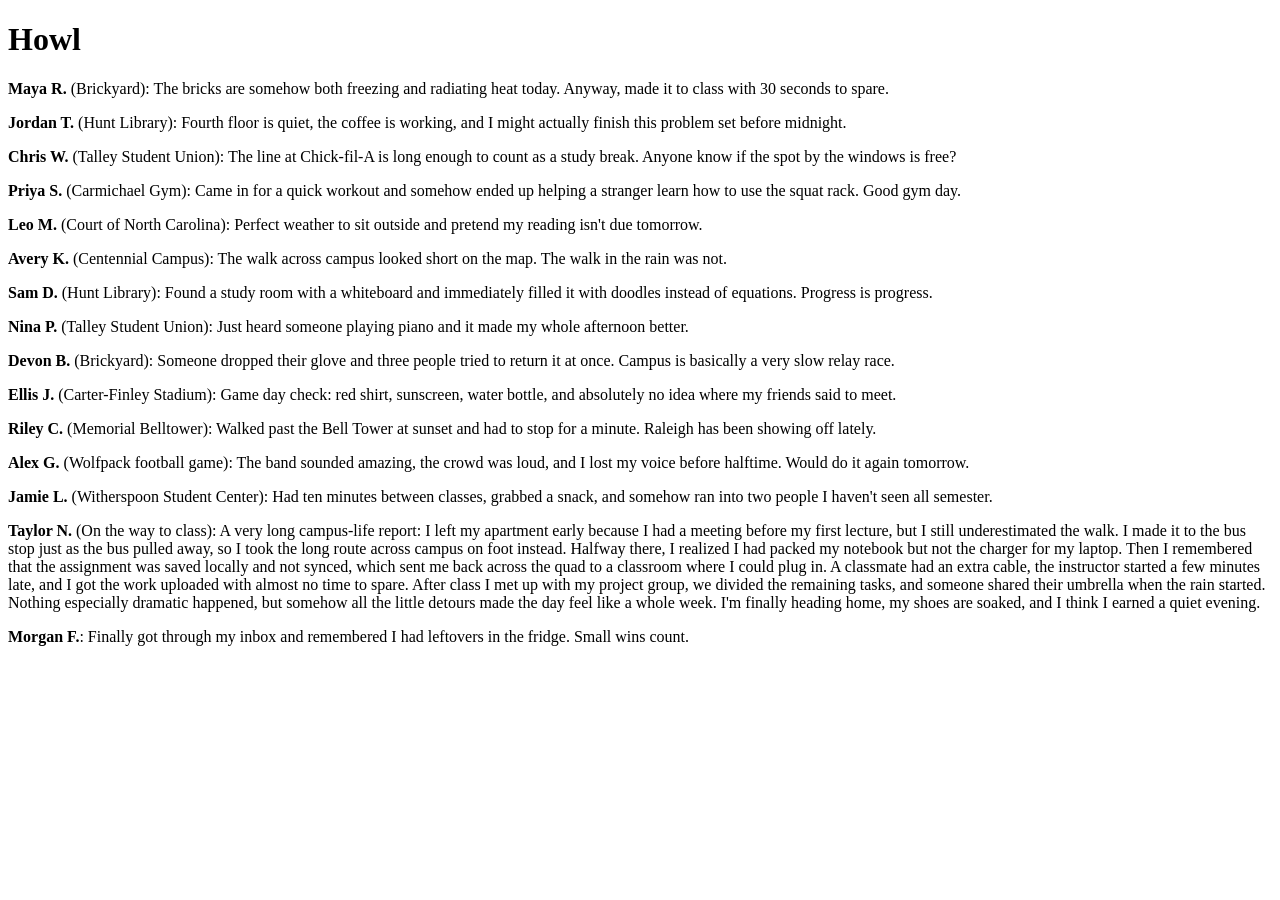
<file: index.html>
<!doctype html>
<html lang="en">
  <head>
    <meta charset="utf-8">
    <meta name="viewport" content="width=device-width, initial-scale=1">
    <title>Howl</title>
  </head>
  <body>
    <h1>Howl</h1>

    <p><strong>Maya R.</strong> (Brickyard): The bricks are somehow both freezing and radiating heat today. Anyway, made it to class with 30 seconds to spare.</p>
    <p><strong>Jordan T.</strong> (Hunt Library): Fourth floor is quiet, the coffee is working, and I might actually finish this problem set before midnight.</p>
    <p><strong>Chris W.</strong> (Talley Student Union): The line at Chick-fil-A is long enough to count as a study break. Anyone know if the spot by the windows is free?</p>
    <p><strong>Priya S.</strong> (Carmichael Gym): Came in for a quick workout and somehow ended up helping a stranger learn how to use the squat rack. Good gym day.</p>
    <p><strong>Leo M.</strong> (Court of North Carolina): Perfect weather to sit outside and pretend my reading isn't due tomorrow.</p>
    <p><strong>Avery K.</strong> (Centennial Campus): The walk across campus looked short on the map. The walk in the rain was not.</p>
    <p><strong>Sam D.</strong> (Hunt Library): Found a study room with a whiteboard and immediately filled it with doodles instead of equations. Progress is progress.</p>
    <p><strong>Nina P.</strong> (Talley Student Union): Just heard someone playing piano and it made my whole afternoon better.</p>
    <p><strong>Devon B.</strong> (Brickyard): Someone dropped their glove and three people tried to return it at once. Campus is basically a very slow relay race.</p>
    <p><strong>Ellis J.</strong> (Carter-Finley Stadium): Game day check: red shirt, sunscreen, water bottle, and absolutely no idea where my friends said to meet.</p>
    <p><strong>Riley C.</strong> (Memorial Belltower): Walked past the Bell Tower at sunset and had to stop for a minute. Raleigh has been showing off lately.</p>
    <p><strong>Alex G.</strong> (Wolfpack football game): The band sounded amazing, the crowd was loud, and I lost my voice before halftime. Would do it again tomorrow.</p>
    <p><strong>Jamie L.</strong> (Witherspoon Student Center): Had ten minutes between classes, grabbed a snack, and somehow ran into two people I haven't seen all semester.</p>
    <p><strong>Taylor N.</strong> (On the way to class): A very long campus-life report: I left my apartment early because I had a meeting before my first lecture, but I still underestimated the walk. I made it to the bus stop just as the bus pulled away, so I took the long route across campus on foot instead. Halfway there, I realized I had packed my notebook but not the charger for my laptop. Then I remembered that the assignment was saved locally and not synced, which sent me back across the quad to a classroom where I could plug in. A classmate had an extra cable, the instructor started a few minutes late, and I got the work uploaded with almost no time to spare. After class I met up with my project group, we divided the remaining tasks, and someone shared their umbrella when the rain started. Nothing especially dramatic happened, but somehow all the little detours made the day feel like a whole week. I'm finally heading home, my shoes are soaked, and I think I earned a quiet evening.</p>
    <p><strong>Morgan F.</strong>: Finally got through my inbox and remembered I had leftovers in the fridge. Small wins count.</p>
  </body>
</html>
</file>
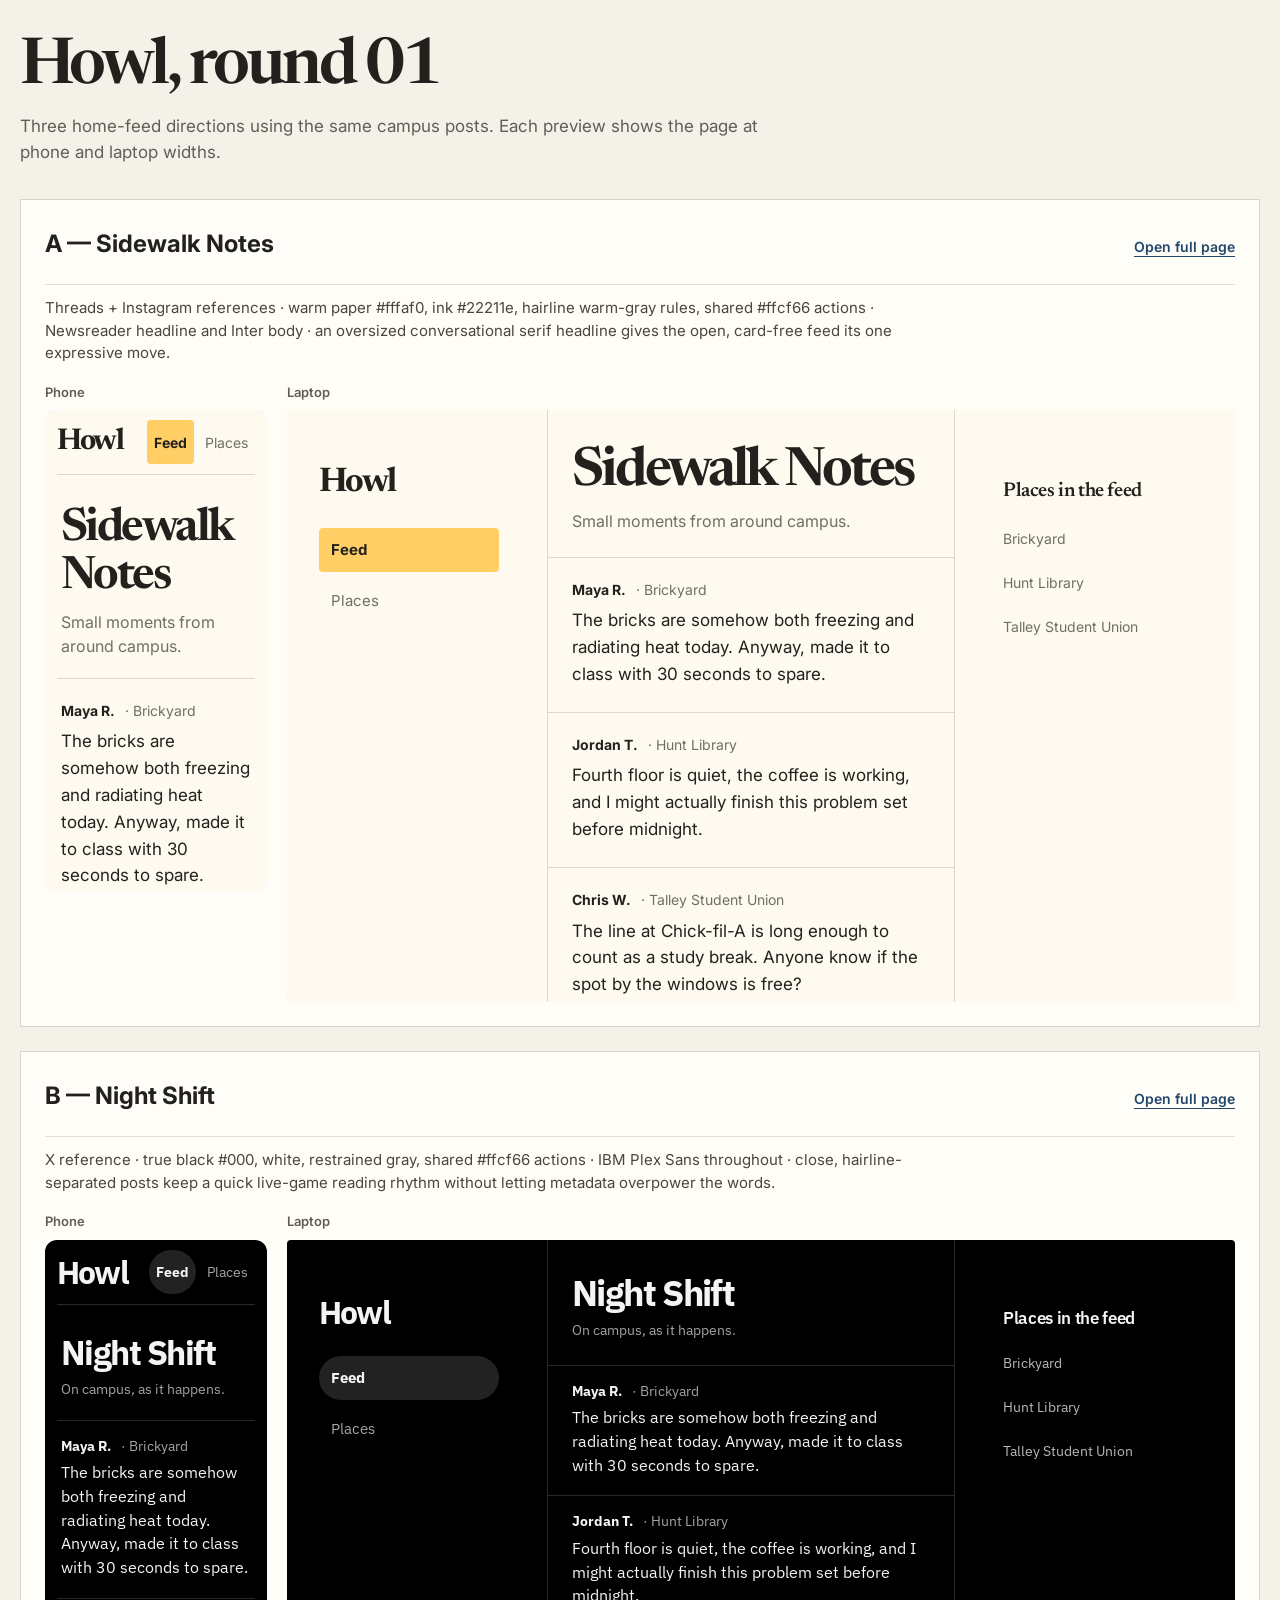
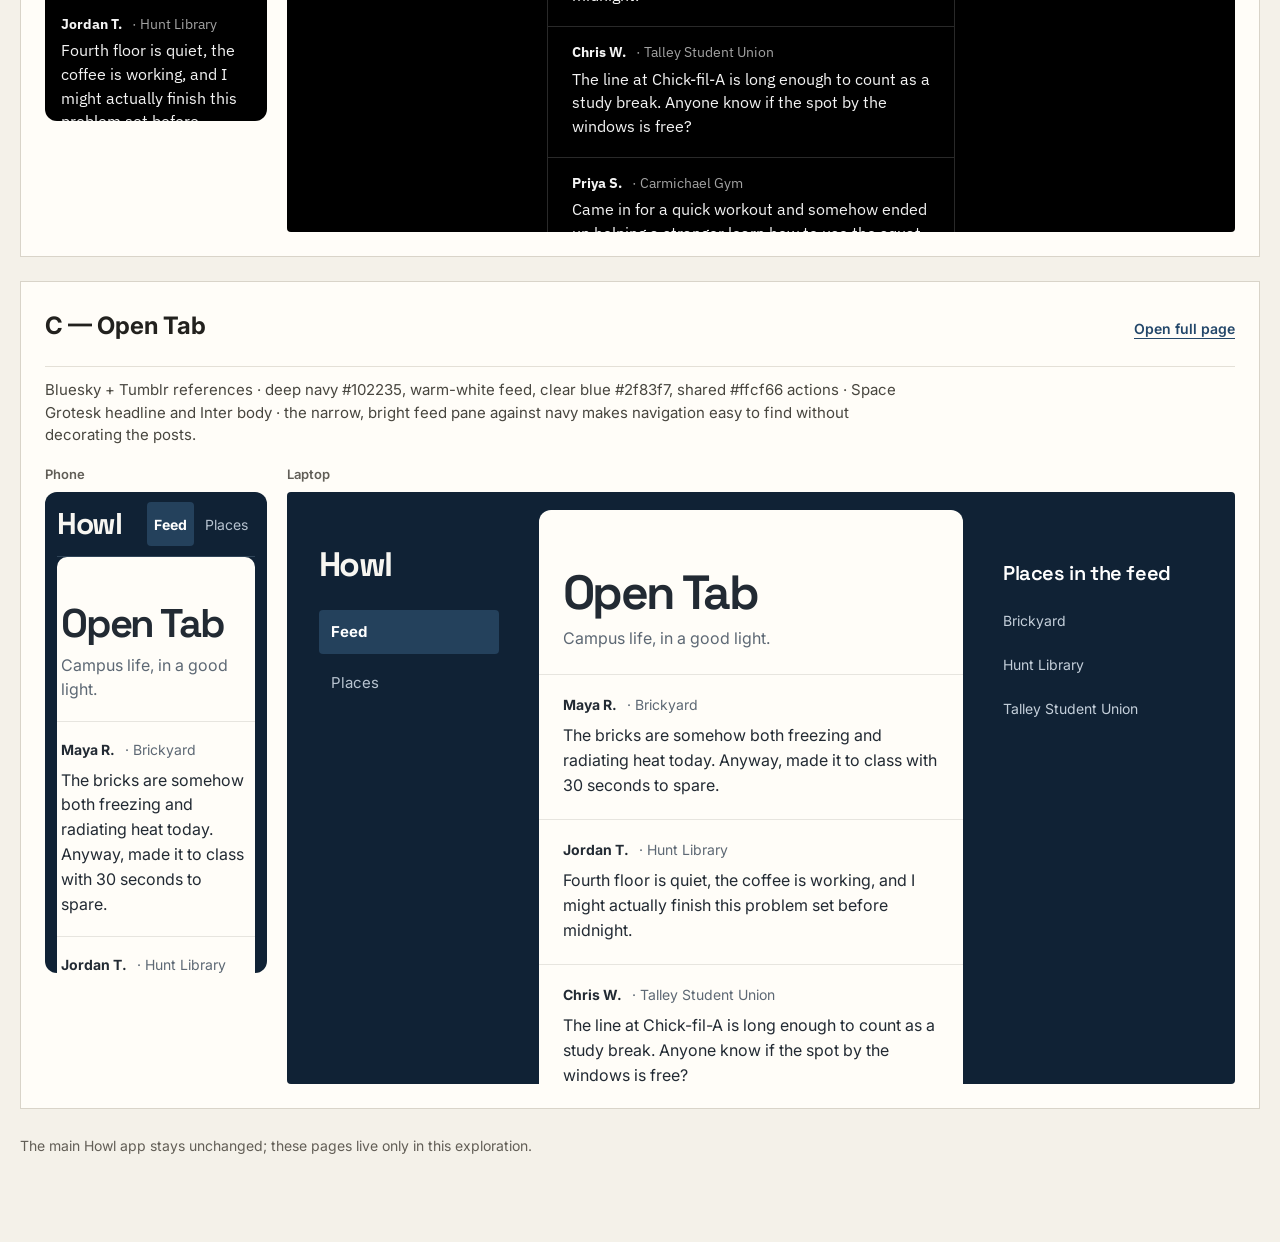
<file: explorations/01-directions/index.html>
<!doctype html>
<html lang="en">
  <head>
    <meta charset="utf-8">
    <meta name="viewport" content="width=device-width, initial-scale=1">
    <title>Howl — Round 01 directions</title>
    <link rel="preconnect" href="https://fonts.googleapis.com">
    <link rel="preconnect" href="https://fonts.gstatic.com" crossorigin>
    <link href="https://fonts.googleapis.com/css2?family=Inter:wght@400;500;600;700&family=Newsreader:opsz,wght@6..72,400;6..72,500;6..72,600;6..72,700&display=swap" rel="stylesheet">
    <link rel="stylesheet" href="overview.css">
  </head>
  <body>
    <main class="overview">
      <header class="overview-header">
        <h1>Howl, round 01</h1>
        <p>Three home-feed directions using the same campus posts. Each preview shows the page at phone and laptop widths.</p>
      </header>

      <section class="direction" aria-labelledby="direction-a">
        <div class="direction-top">
          <h2 id="direction-a">A — Sidewalk Notes</h2>
          <a href="a.html">Open full page</a>
        </div>
        <p class="direction-plan">Threads + Instagram references · warm paper #fffaf0, ink #22211e, hairline warm-gray rules, shared #ffcf66 actions · Newsreader headline and Inter body · an oversized conversational serif headline gives the open, card-free feed its one expressive move.</p>
        <div class="preview-grid">
          <div class="preview">
            <h3>Phone</h3>
            <div class="preview-frame phone-frame">
              <iframe src="a.html" title="Sidewalk Notes at phone size"></iframe>
            </div>
          </div>
          <div class="preview">
            <h3>Laptop</h3>
            <div class="preview-frame laptop-frame">
              <iframe src="a.html" title="Sidewalk Notes at laptop size"></iframe>
            </div>
          </div>
        </div>
      </section>

      <section class="direction" aria-labelledby="direction-b">
        <div class="direction-top">
          <h2 id="direction-b">B — Night Shift</h2>
          <a href="b.html">Open full page</a>
        </div>
        <p class="direction-plan">X reference · true black #000, white, restrained gray, shared #ffcf66 actions · IBM Plex Sans throughout · close, hairline-separated posts keep a quick live-game reading rhythm without letting metadata overpower the words.</p>
        <div class="preview-grid">
          <div class="preview">
            <h3>Phone</h3>
            <div class="preview-frame phone-frame">
              <iframe src="b.html" title="Night Shift at phone size"></iframe>
            </div>
          </div>
          <div class="preview">
            <h3>Laptop</h3>
            <div class="preview-frame laptop-frame">
              <iframe src="b.html" title="Night Shift at laptop size"></iframe>
            </div>
          </div>
        </div>
      </section>

      <section class="direction" aria-labelledby="direction-c">
        <div class="direction-top">
          <h2 id="direction-c">C — Open Tab</h2>
          <a href="c.html">Open full page</a>
        </div>
        <p class="direction-plan">Bluesky + Tumblr references · deep navy #102235, warm-white feed, clear blue #2f83f7, shared #ffcf66 actions · Space Grotesk headline and Inter body · the narrow, bright feed pane against navy makes navigation easy to find without decorating the posts.</p>
        <div class="preview-grid">
          <div class="preview">
            <h3>Phone</h3>
            <div class="preview-frame phone-frame">
              <iframe src="c.html" title="Open Tab at phone size"></iframe>
            </div>
          </div>
          <div class="preview">
            <h3>Laptop</h3>
            <div class="preview-frame laptop-frame">
              <iframe src="c.html" title="Open Tab at laptop size"></iframe>
            </div>
          </div>
        </div>
      </section>

      <p class="overview-footer">The main Howl app stays unchanged; these pages live only in this exploration.</p>
    </main>
  </body>
</html>
</file>
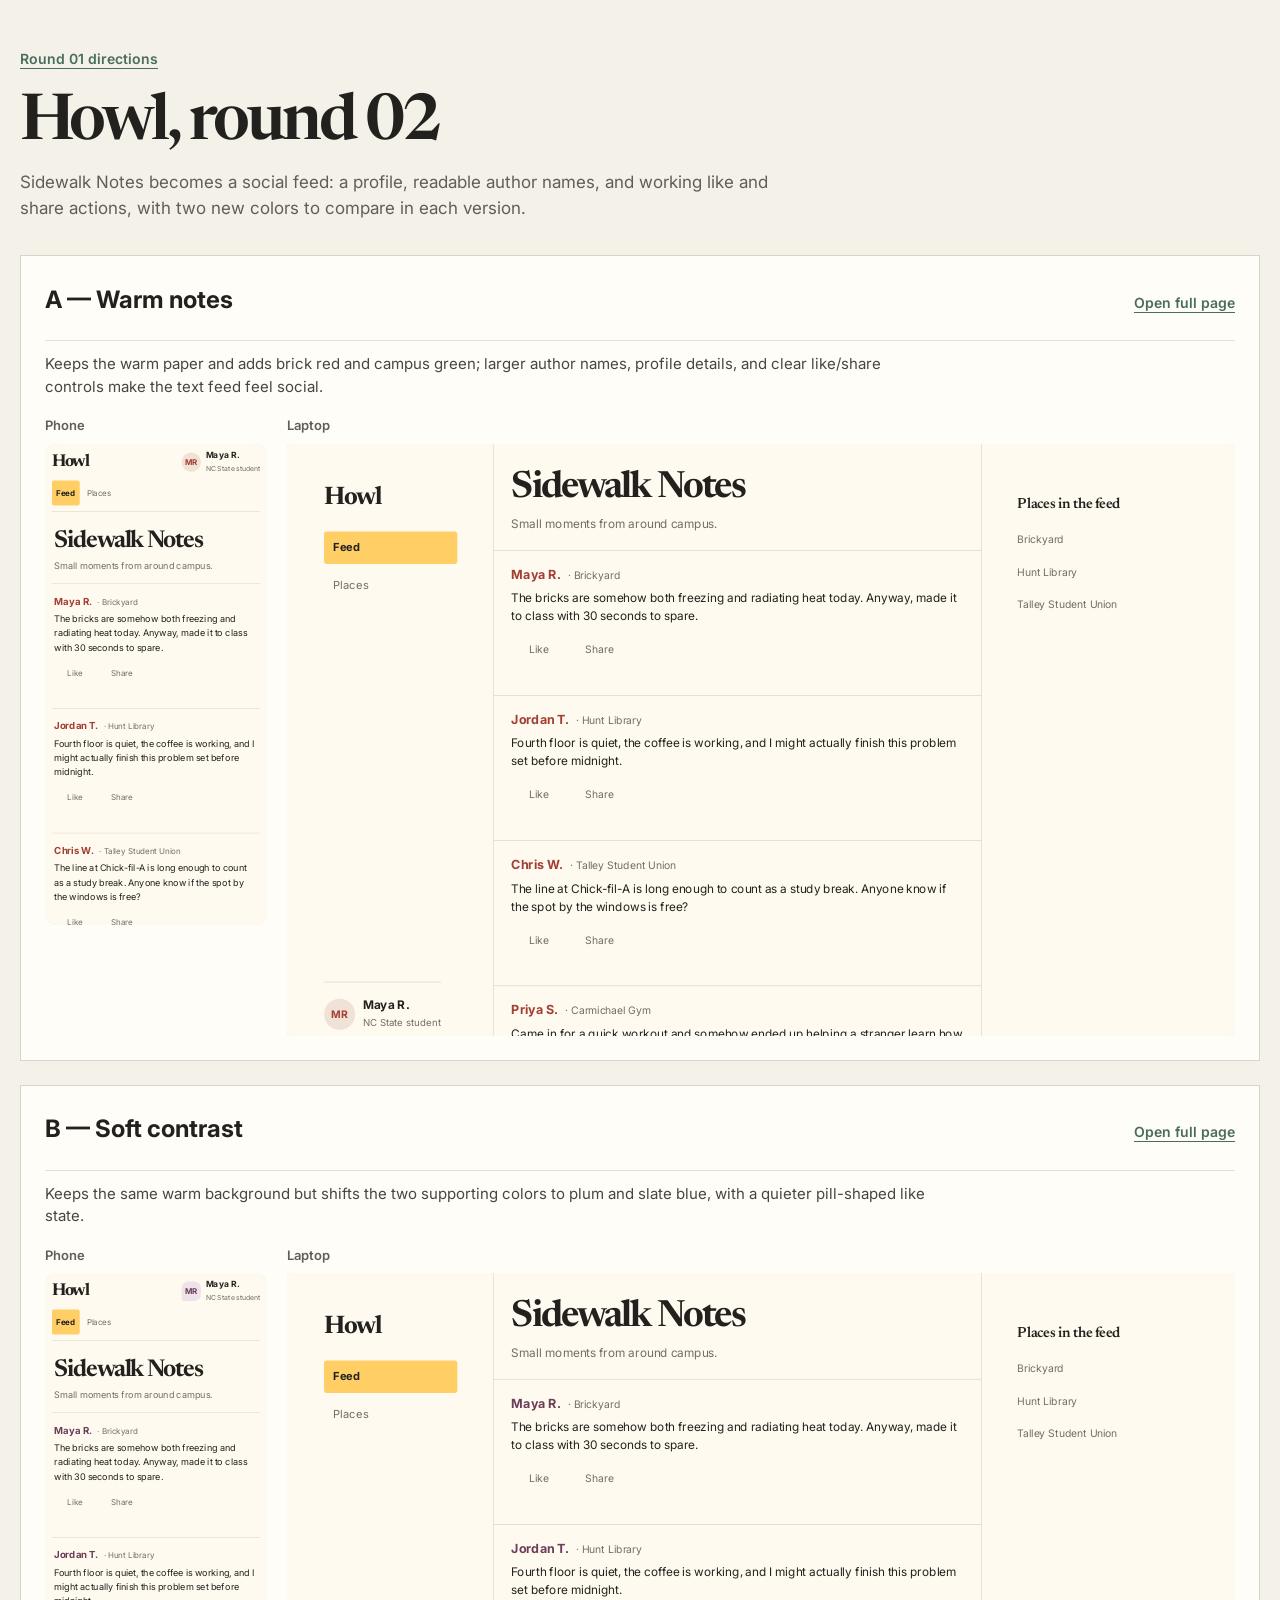
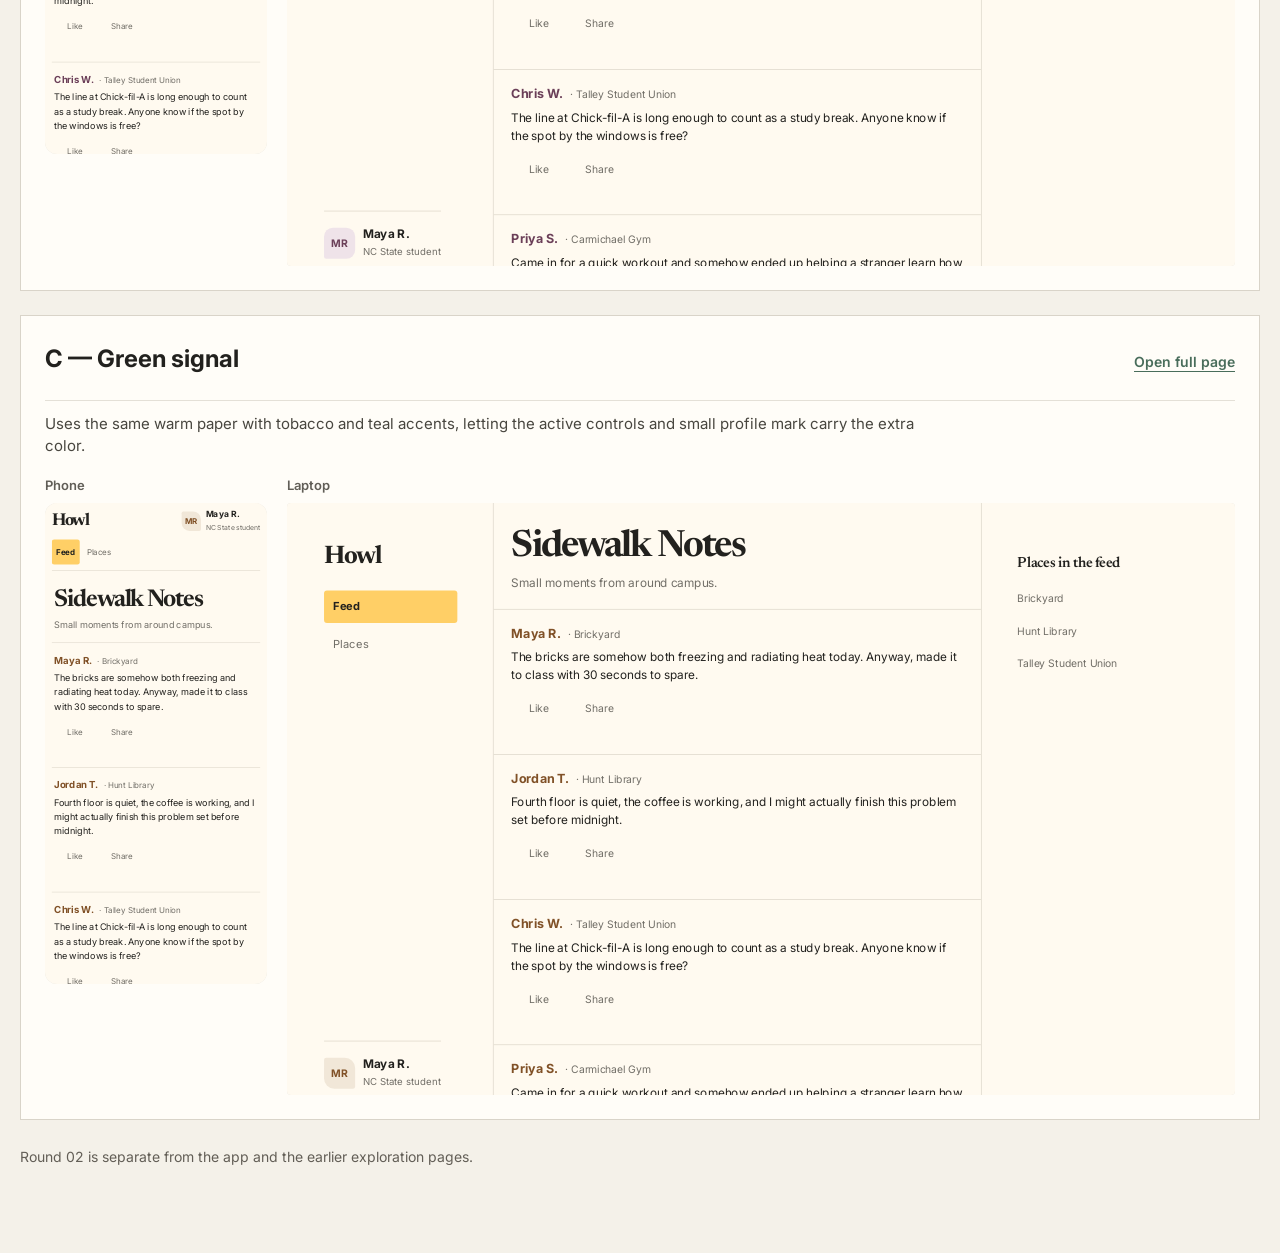
<file: explorations/02-social-feed/index.html>
<!doctype html>
<html lang="en">
  <head>
    <meta charset="utf-8">
    <meta name="viewport" content="width=device-width, initial-scale=1">
    <meta name="theme-color" content="#f4f1e9">
    <title>Howl — Round 02 social feed</title>
    <link rel="preconnect" href="https://fonts.googleapis.com">
    <link rel="preconnect" href="https://fonts.gstatic.com" crossorigin>
    <link href="https://fonts.googleapis.com/css2?family=Inter:wght@400;500;600;700&family=Newsreader:opsz,wght@6..72,400;6..72,500;6..72,600;6..72,700&display=swap" rel="stylesheet">
    <link rel="stylesheet" href="overview.css">
    <script src="overview.js" defer></script>
  </head>
  <body>
    <main class="overview">
      <header class="overview-header">
        <a class="back-link" href="../01-directions/">Round 01 directions</a>
        <h1>Howl, round 02</h1>
        <p>Sidewalk Notes becomes a social feed: a profile, readable author names, and working like and share actions, with two new colors to compare in each version.</p>
      </header>

      <section class="version" aria-labelledby="version-a1">
        <div class="version-top">
          <h2 id="version-a1">A — Warm notes</h2>
          <a href="a1.html">Open full page</a>
        </div>
        <p class="version-note">Keeps the warm paper and adds brick red and campus green; larger author names, profile details, and clear like/share controls make the text feed feel social.</p>
        <div class="preview-grid">
          <div class="preview"><h3>Phone</h3><div class="preview-frame phone-frame"><iframe src="a1.html" title="Warm notes at phone size"></iframe></div></div>
          <div class="preview"><h3>Laptop</h3><div class="preview-frame laptop-frame"><iframe src="a1.html" title="Warm notes at laptop size"></iframe></div></div>
        </div>
      </section>

      <section class="version" aria-labelledby="version-a2">
        <div class="version-top">
          <h2 id="version-a2">B — Soft contrast</h2>
          <a href="a2.html">Open full page</a>
        </div>
        <p class="version-note">Keeps the same warm background but shifts the two supporting colors to plum and slate blue, with a quieter pill-shaped like state.</p>
        <div class="preview-grid">
          <div class="preview"><h3>Phone</h3><div class="preview-frame phone-frame"><iframe src="a2.html" title="Soft contrast at phone size"></iframe></div></div>
          <div class="preview"><h3>Laptop</h3><div class="preview-frame laptop-frame"><iframe src="a2.html" title="Soft contrast at laptop size"></iframe></div></div>
        </div>
      </section>

      <section class="version" aria-labelledby="version-a3">
        <div class="version-top">
          <h2 id="version-a3">C — Green signal</h2>
          <a href="a3.html">Open full page</a>
        </div>
        <p class="version-note">Uses the same warm paper with tobacco and teal accents, letting the active controls and small profile mark carry the extra color.</p>
        <div class="preview-grid">
          <div class="preview"><h3>Phone</h3><div class="preview-frame phone-frame"><iframe src="a3.html" title="Green signal at phone size"></iframe></div></div>
          <div class="preview"><h3>Laptop</h3><div class="preview-frame laptop-frame"><iframe src="a3.html" title="Green signal at laptop size"></iframe></div></div>
        </div>
      </section>
      <p class="overview-footer">Round 02 is separate from the app and the earlier exploration pages.</p>
    </main>
  </body>
</html>
</file>
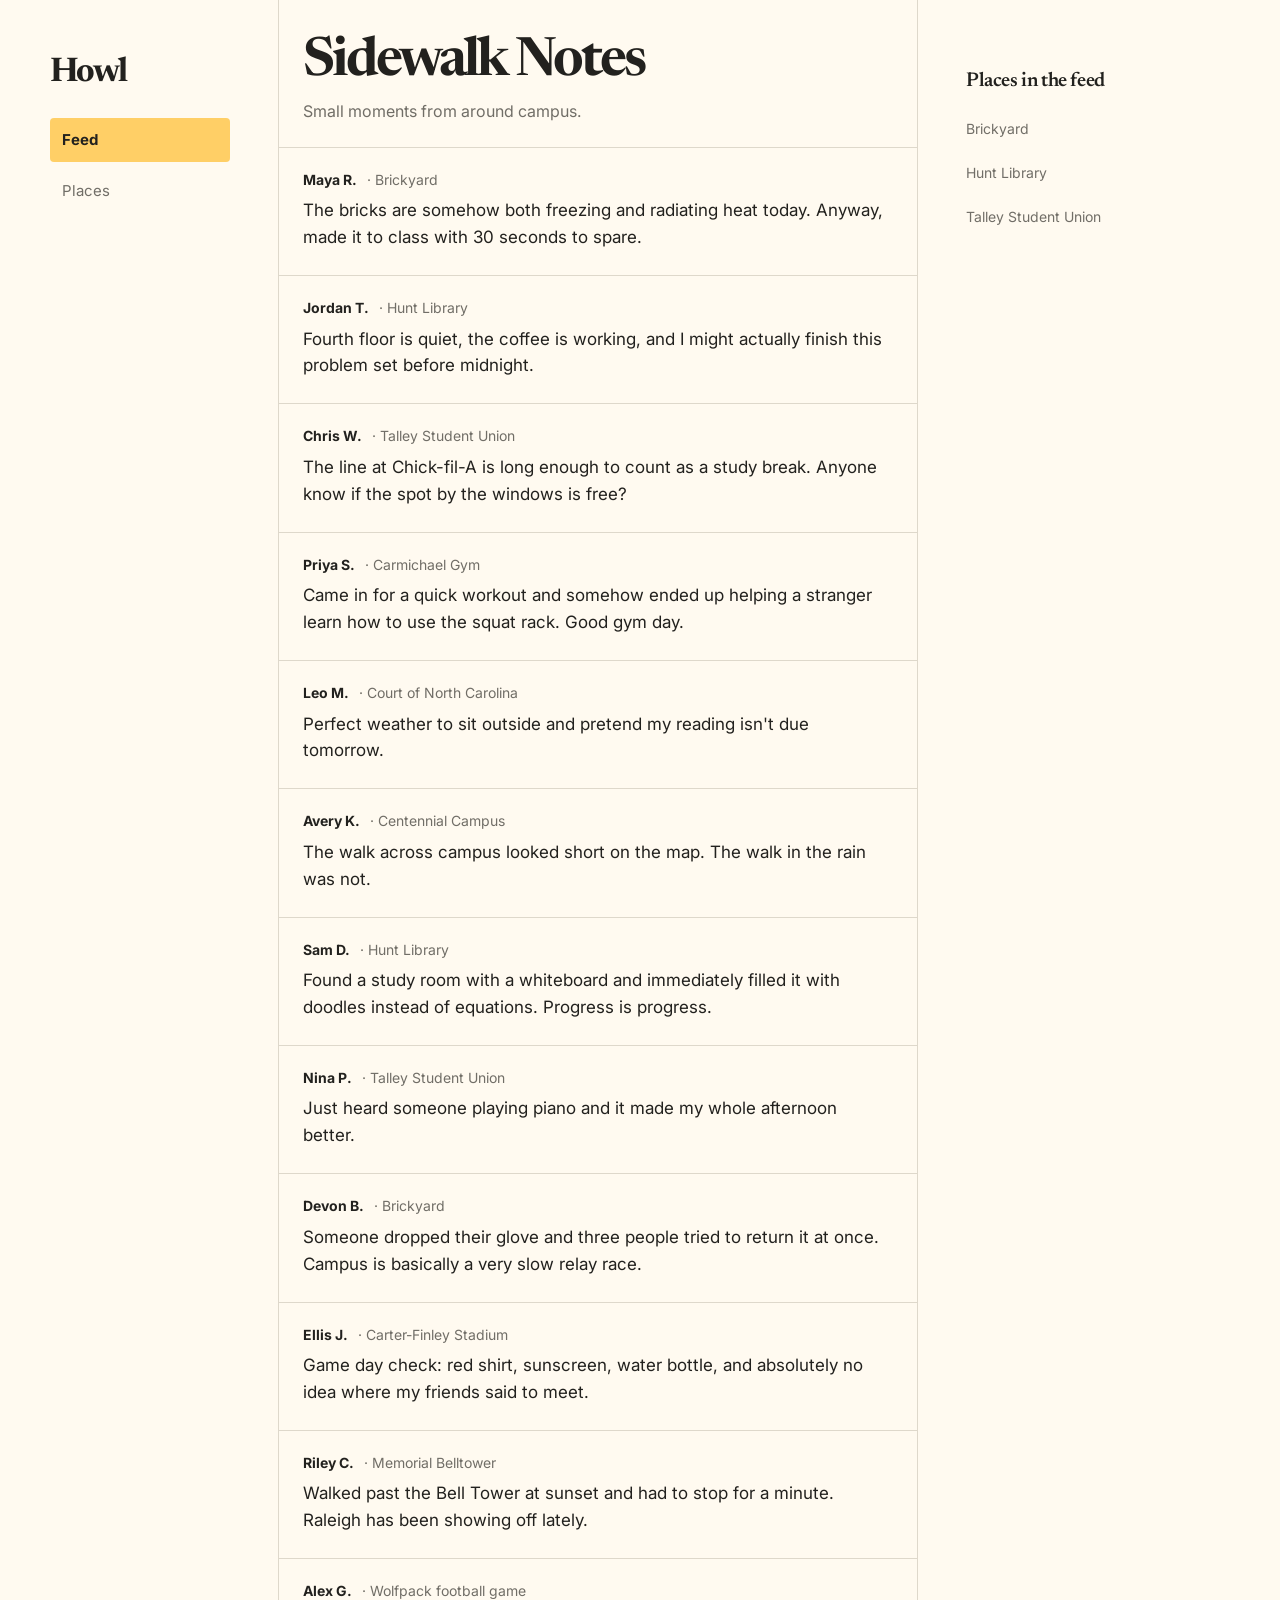
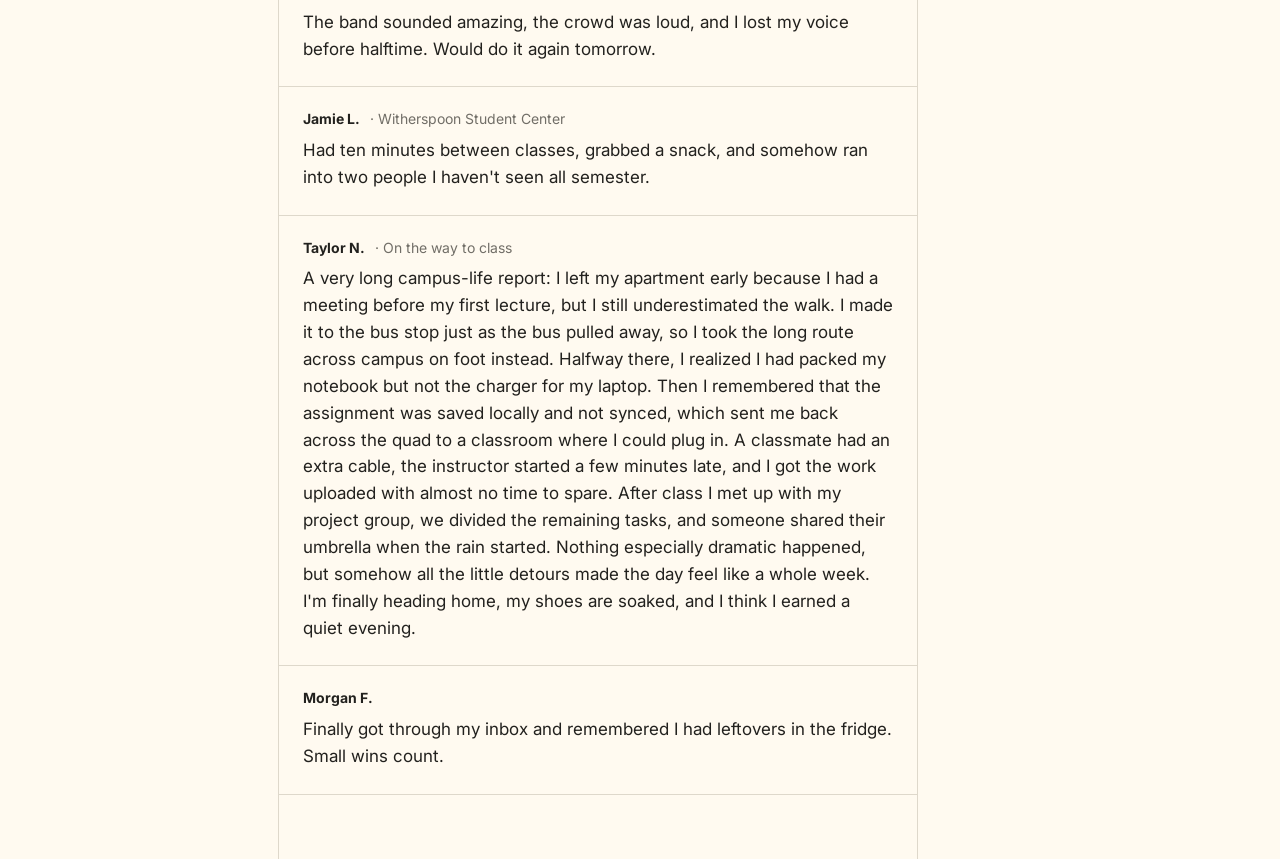
<file: explorations/01-directions/a.html>
<!doctype html>
<html lang="en">
  <head>
    <meta charset="utf-8">
    <meta name="viewport" content="width=device-width, initial-scale=1">
    <meta name="theme-color" content="#fffaf0">
    <title>Sidewalk Notes — Howl</title>
    <link rel="preconnect" href="https://fonts.googleapis.com">
    <link rel="preconnect" href="https://fonts.gstatic.com" crossorigin>
    <link href="https://fonts.googleapis.com/css2?family=Inter:wght@400;500;600;700&family=Newsreader:opsz,wght@6..72,400;6..72,500;6..72,600;6..72,700&display=swap" rel="stylesheet">
    <link rel="stylesheet" href="shared.css">
    <link rel="stylesheet" href="a.css">
  </head>
  <body class="theme-a">
    <div class="app-shell">
      <header class="side-nav">
        <a class="brand" href="index.html">Howl</a>
        <nav class="nav-links" aria-label="Main navigation">
          <a href="#feed" aria-current="page">Feed</a>
          <a href="#places">Places</a>
        </nav>
      </header>
      <main class="feed-column" id="feed">
        <header class="feed-heading">
          <h1>Sidewalk Notes</h1>
          <p>Small moments from around campus.</p>
        </header>
        <section data-feed aria-label="Campus posts"></section>
      </main>
      <aside class="place-rail" id="places">
        <h2>Places in the feed</h2>
        <nav class="place-list" data-places aria-label="Jump to a place"></nav>
      </aside>
    </div>
    <script src="posts.js"></script>
    <script src="feed.js"></script>
  </body>
</html>
</file>
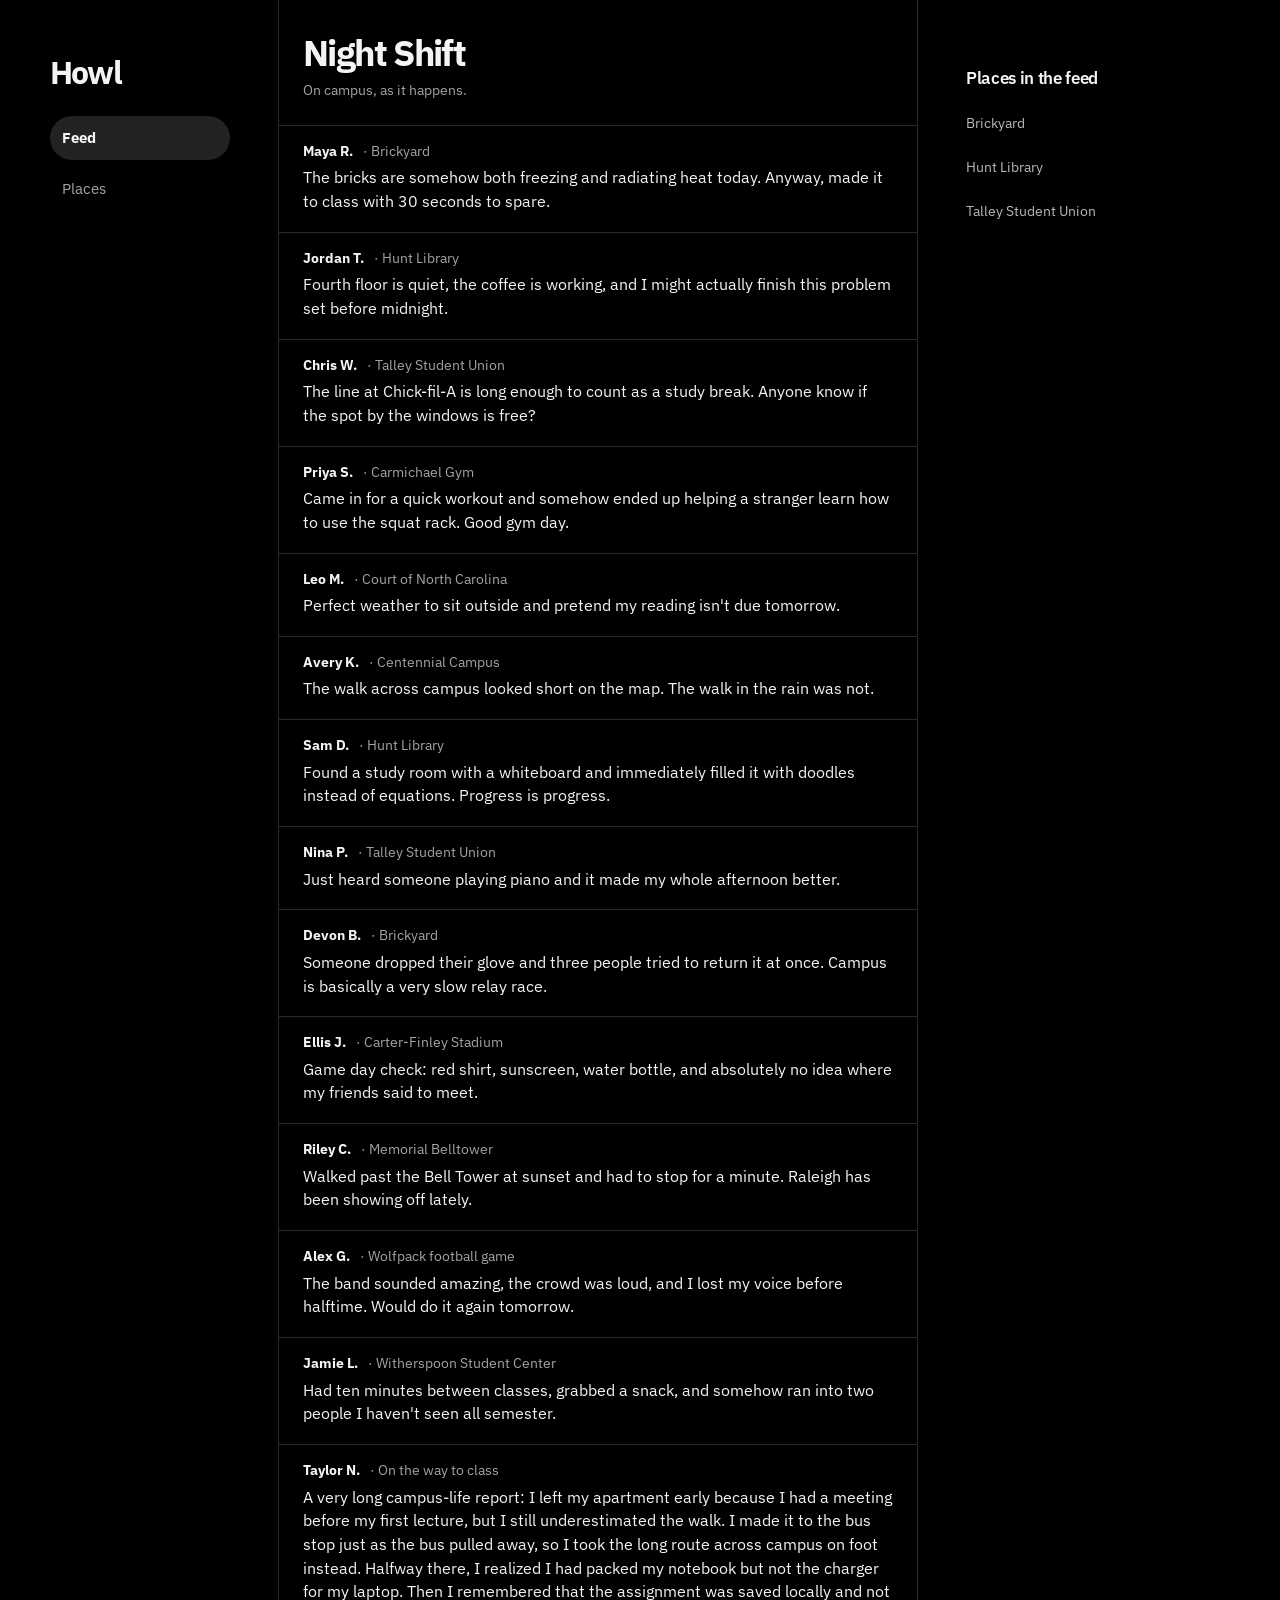
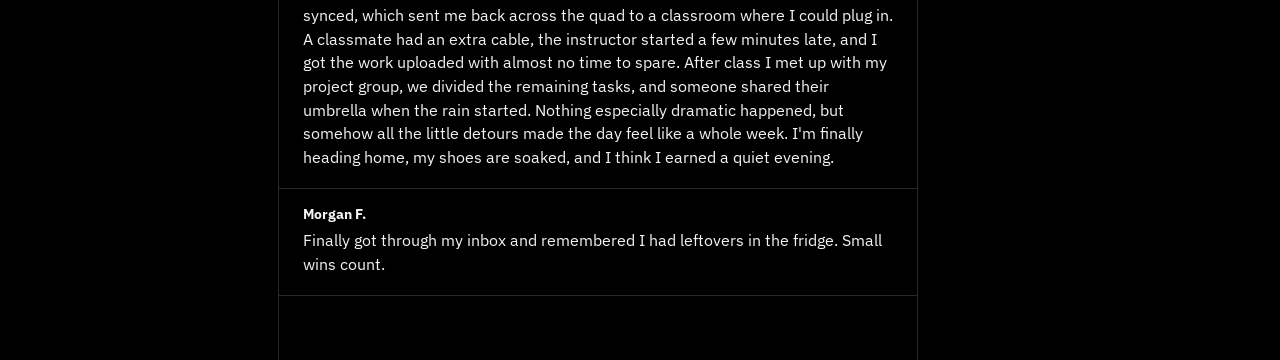
<file: explorations/01-directions/b.html>
<!doctype html>
<html lang="en">
  <head>
    <meta charset="utf-8">
    <meta name="viewport" content="width=device-width, initial-scale=1">
    <meta name="theme-color" content="#000000">
    <title>Night Shift — Howl</title>
    <link rel="preconnect" href="https://fonts.googleapis.com">
    <link rel="preconnect" href="https://fonts.gstatic.com" crossorigin>
    <link href="https://fonts.googleapis.com/css2?family=IBM+Plex+Sans:wght@400;500;600;700&display=swap" rel="stylesheet">
    <link rel="stylesheet" href="shared.css">
    <link rel="stylesheet" href="b.css">
  </head>
  <body class="theme-b">
    <div class="app-shell">
      <header class="side-nav">
        <a class="brand" href="index.html">Howl</a>
        <nav class="nav-links" aria-label="Main navigation">
          <a href="#feed" aria-current="page">Feed</a>
          <a href="#places">Places</a>
        </nav>
      </header>
      <main class="feed-column" id="feed">
        <header class="feed-heading">
          <h1>Night Shift</h1>
          <p>On campus, as it happens.</p>
        </header>
        <section data-feed aria-label="Campus posts"></section>
      </main>
      <aside class="place-rail" id="places">
        <h2>Places in the feed</h2>
        <nav class="place-list" data-places aria-label="Jump to a place"></nav>
      </aside>
    </div>
    <script src="posts.js"></script>
    <script src="feed.js"></script>
  </body>
</html>
</file>
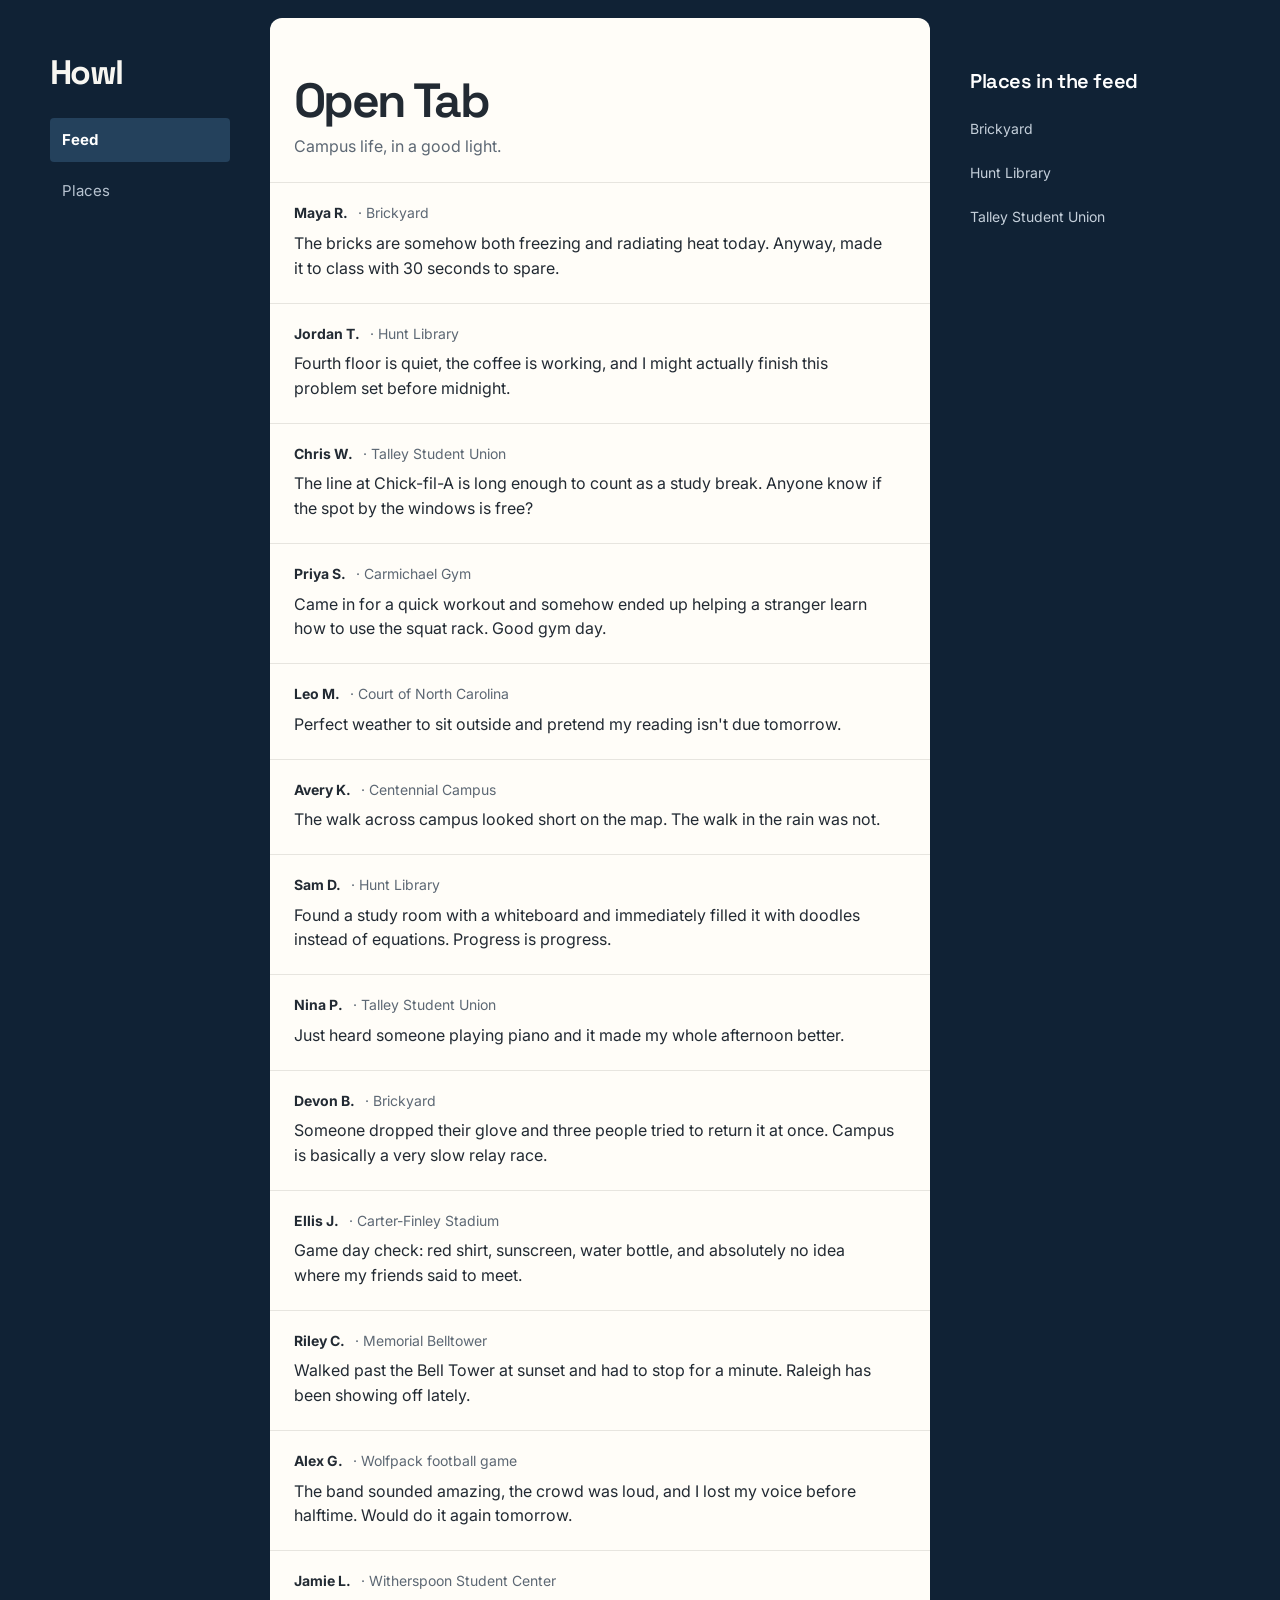
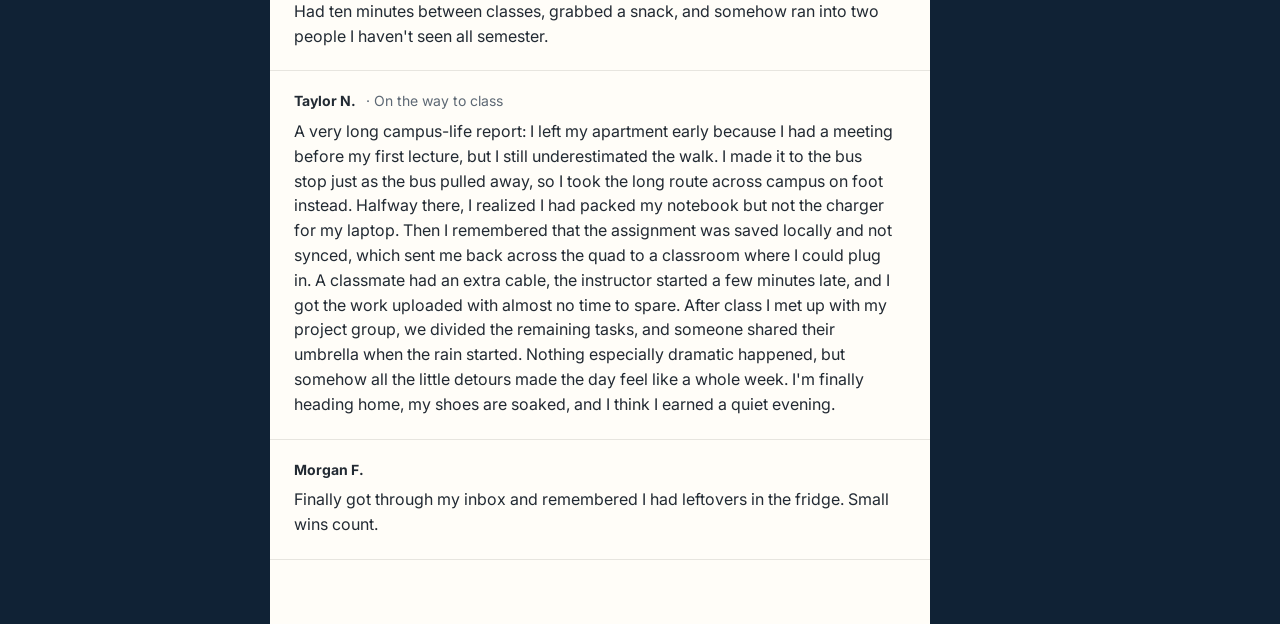
<file: explorations/01-directions/c.html>
<!doctype html>
<html lang="en">
  <head>
    <meta charset="utf-8">
    <meta name="viewport" content="width=device-width, initial-scale=1">
    <meta name="theme-color" content="#102235">
    <title>Open Tab — Howl</title>
    <link rel="preconnect" href="https://fonts.googleapis.com">
    <link rel="preconnect" href="https://fonts.gstatic.com" crossorigin>
    <link href="https://fonts.googleapis.com/css2?family=Inter:wght@400;500;600;700&family=Space+Grotesk:wght@400;500;600;700&display=swap" rel="stylesheet">
    <link rel="stylesheet" href="shared.css">
    <link rel="stylesheet" href="c.css">
  </head>
  <body class="theme-c">
    <div class="app-shell">
      <header class="side-nav">
        <a class="brand" href="index.html">Howl</a>
        <nav class="nav-links" aria-label="Main navigation">
          <a href="#feed" aria-current="page">Feed</a>
          <a href="#places">Places</a>
        </nav>
      </header>
      <main class="feed-column" id="feed">
        <header class="feed-heading">
          <h1>Open Tab</h1>
          <p>Campus life, in a good light.</p>
        </header>
        <section data-feed aria-label="Campus posts"></section>
      </main>
      <aside class="place-rail" id="places">
        <h2>Places in the feed</h2>
        <nav class="place-list" data-places aria-label="Jump to a place"></nav>
      </aside>
    </div>
    <script src="posts.js"></script>
    <script src="feed.js"></script>
  </body>
</html>
</file>
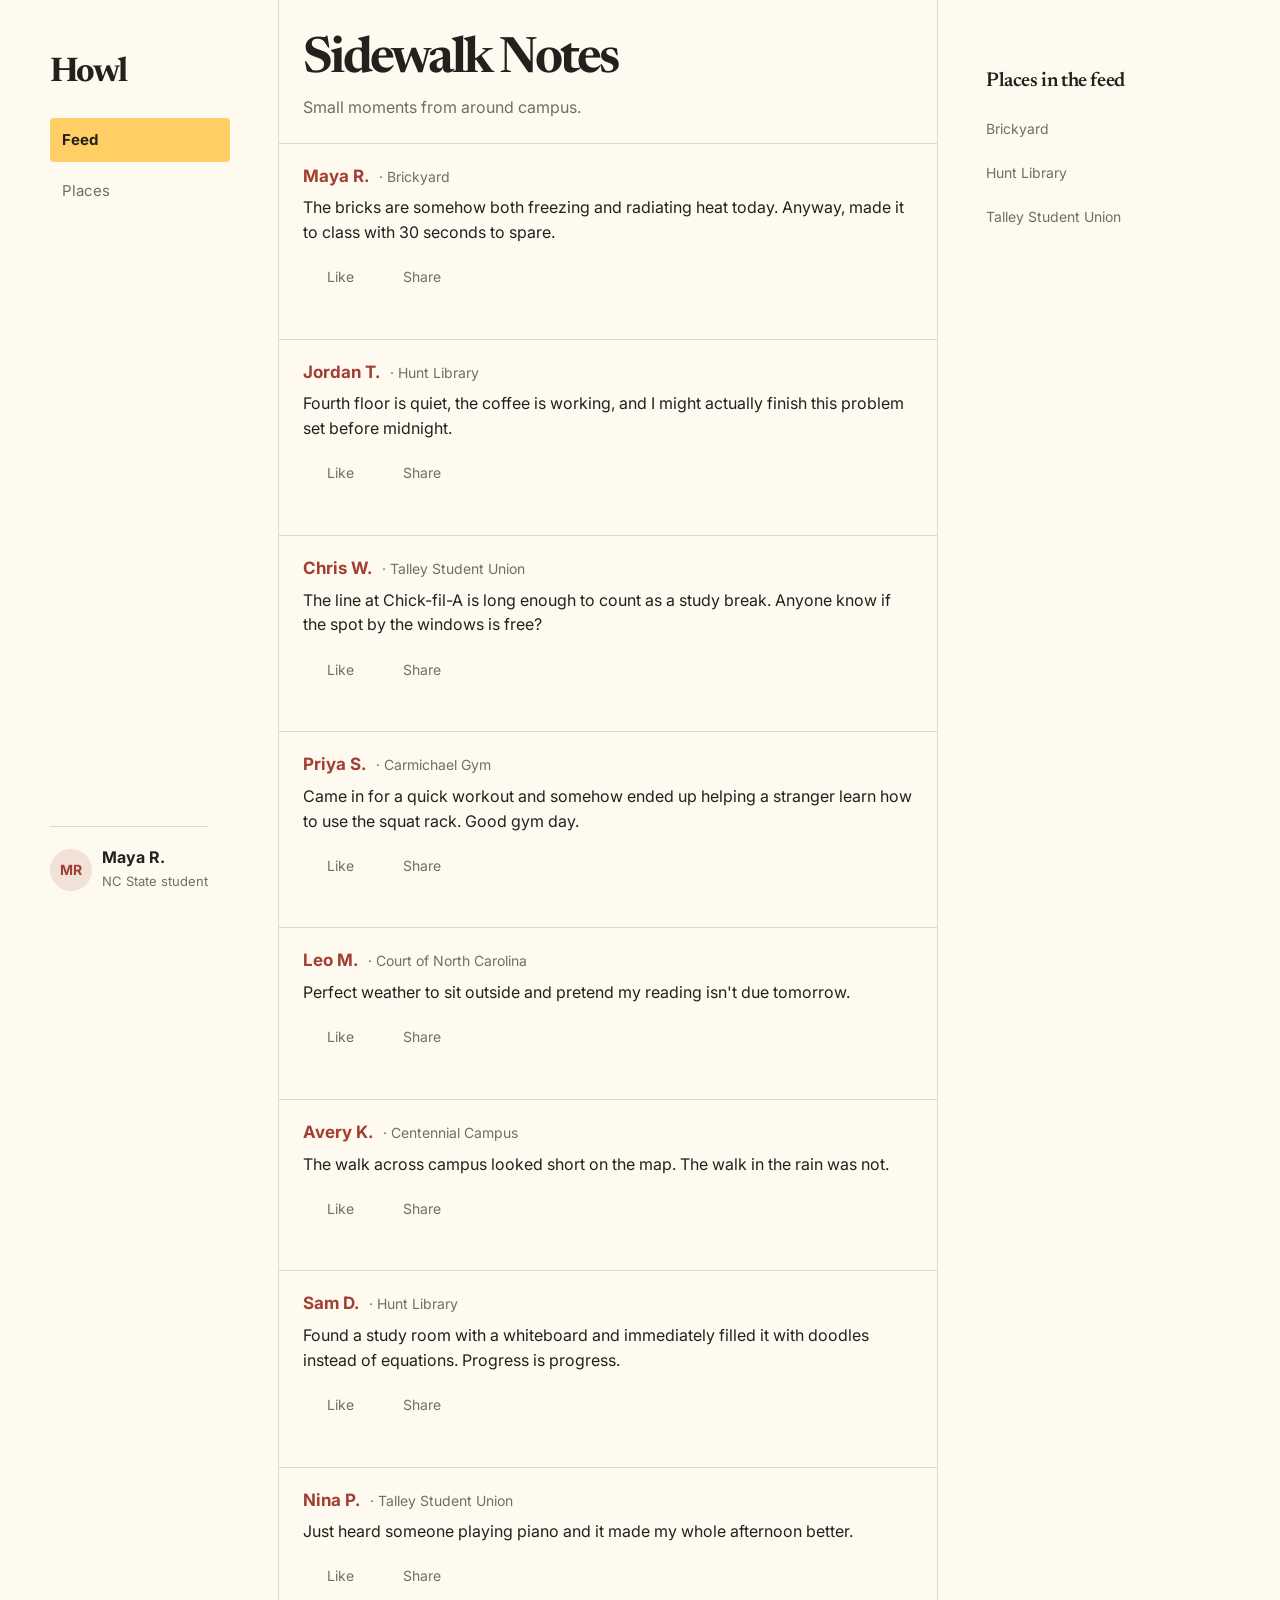
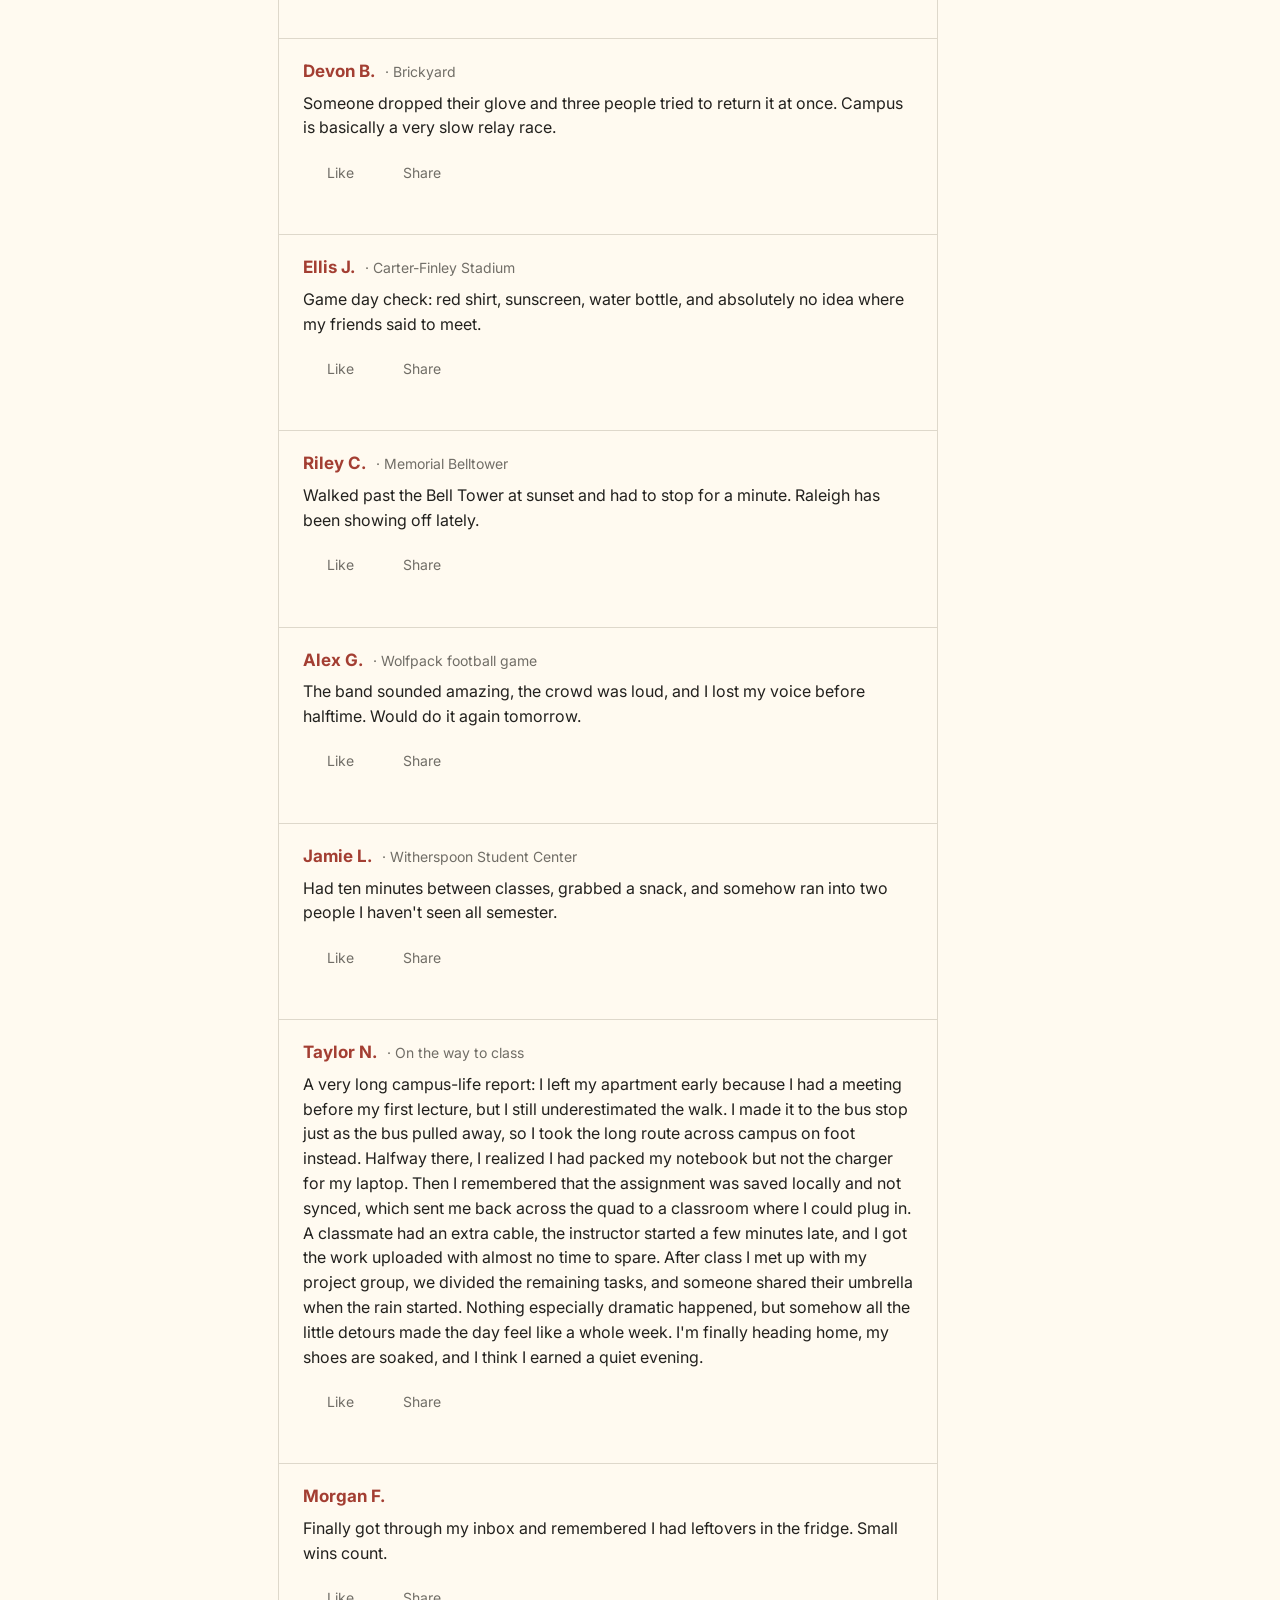
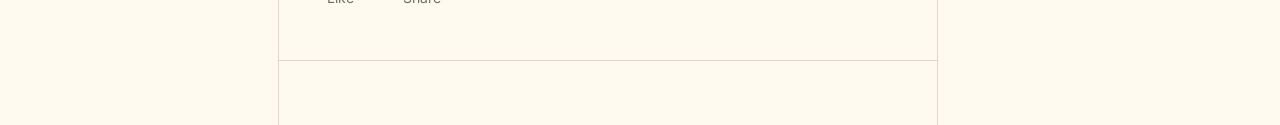
<file: explorations/02-social-feed/a1.html>
<!doctype html>
<html lang="en">
  <head>
    <meta charset="utf-8">
    <meta name="viewport" content="width=device-width, initial-scale=1">
    <meta name="theme-color" content="#fffaf0">
    <title>Social feed — warm notes | Howl</title>
    <link rel="preconnect" href="https://fonts.googleapis.com">
    <link rel="preconnect" href="https://fonts.gstatic.com" crossorigin>
    <link href="https://fonts.googleapis.com/css2?family=Inter:wght@400;500;600;700&family=Newsreader:opsz,wght@6..72,400;6..72,500;6..72,600;6..72,700&display=swap" rel="stylesheet">
    <link rel="stylesheet" href="shared.css">
    <link rel="stylesheet" href="a1.css">
  </head>
  <body class="variant-a1">
    <div class="app-shell">
      <header class="side-nav">
        <a class="brand" href="index.html">Howl</a>
        <nav class="nav-links" aria-label="Main navigation">
          <a href="#feed" aria-current="page">Feed</a>
          <a href="#places">Places</a>
        </nav>
        <section class="profile" id="profile" aria-label="Your profile">
          <span class="avatar" aria-hidden="true">MR</span>
          <div><span class="profile-name">Maya R.</span><span class="profile-context">NC State student</span></div>
        </section>
      </header>
      <main class="feed-column" id="feed">
        <header class="feed-heading"><h1>Sidewalk Notes</h1><p>Small moments from around campus.</p></header>
        <section data-feed aria-label="Campus posts"></section>
      </main>
      <aside class="place-rail" id="places"><h2>Places in the feed</h2><nav class="place-list" data-places aria-label="Jump to a place"></nav></aside>
    </div>
    <script src="../01-directions/posts.js"></script>
    <script src="social.js"></script>
  </body>
</html>
</file>
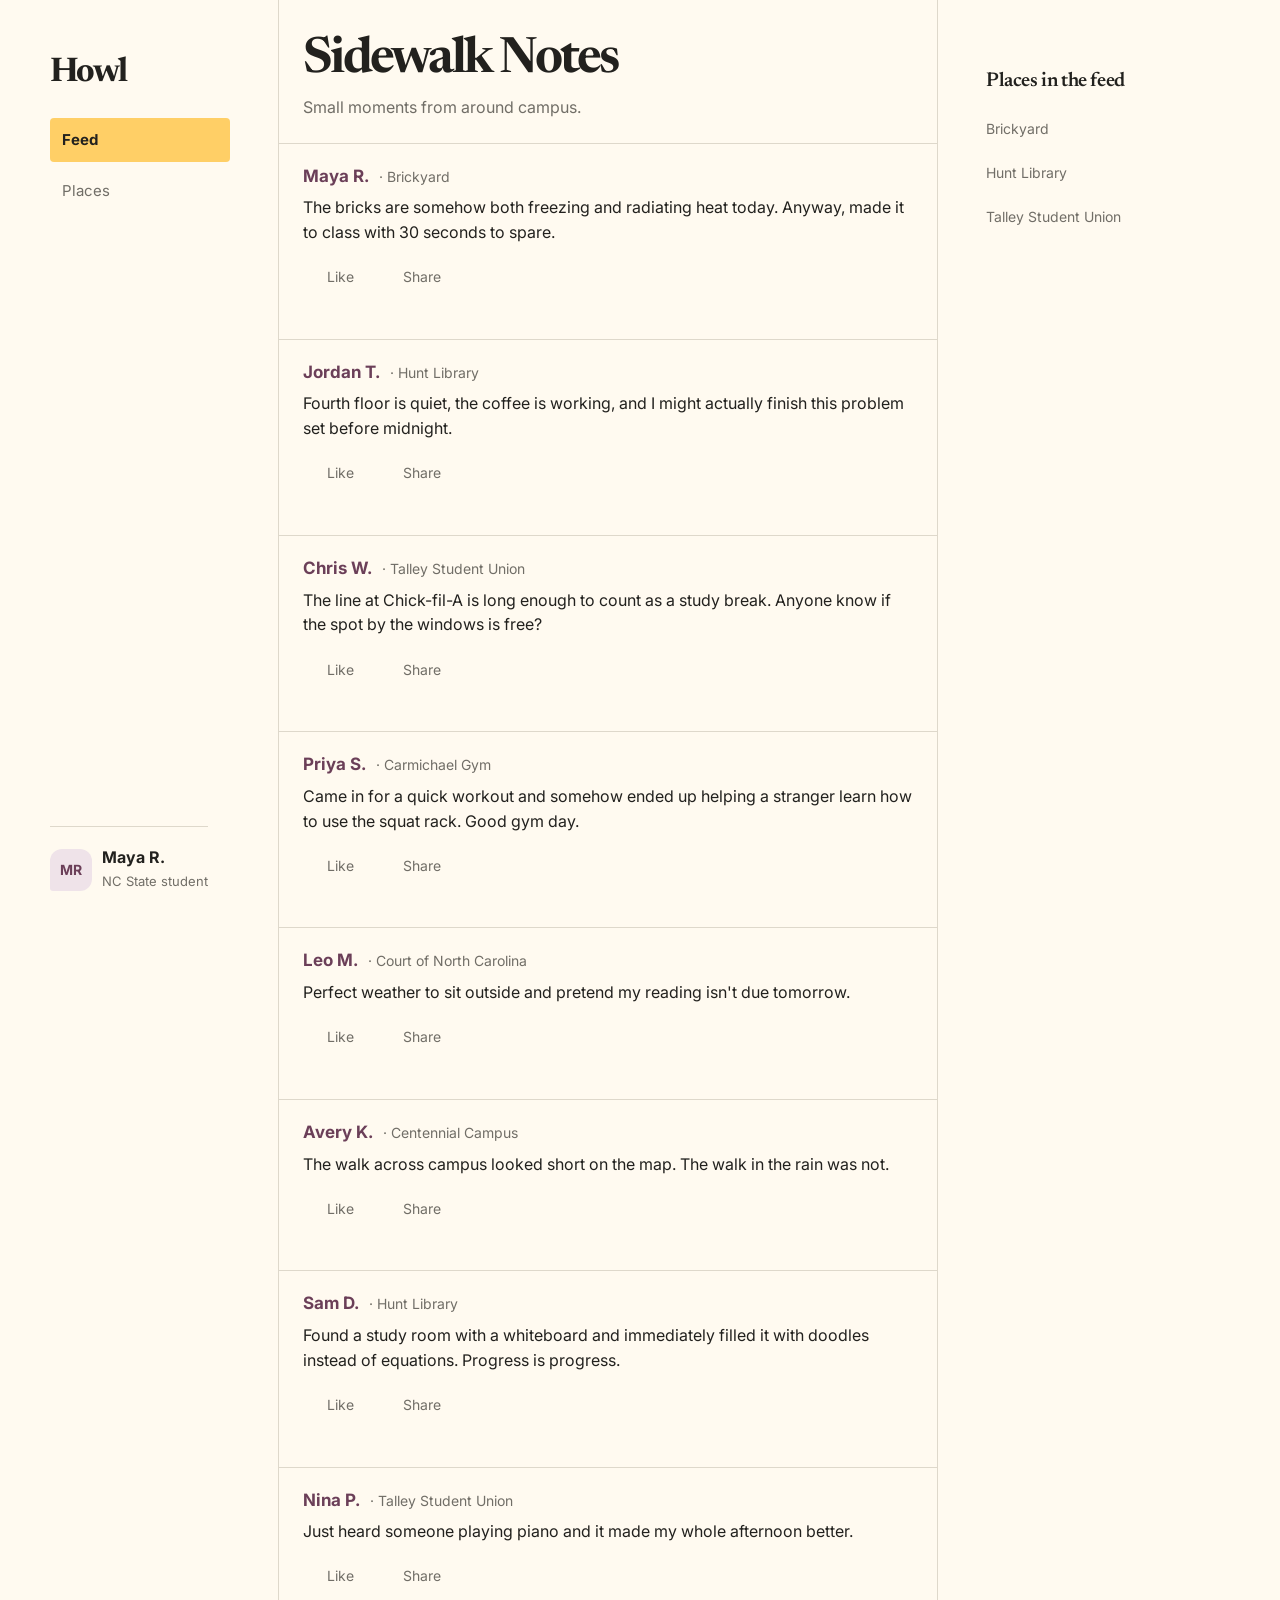
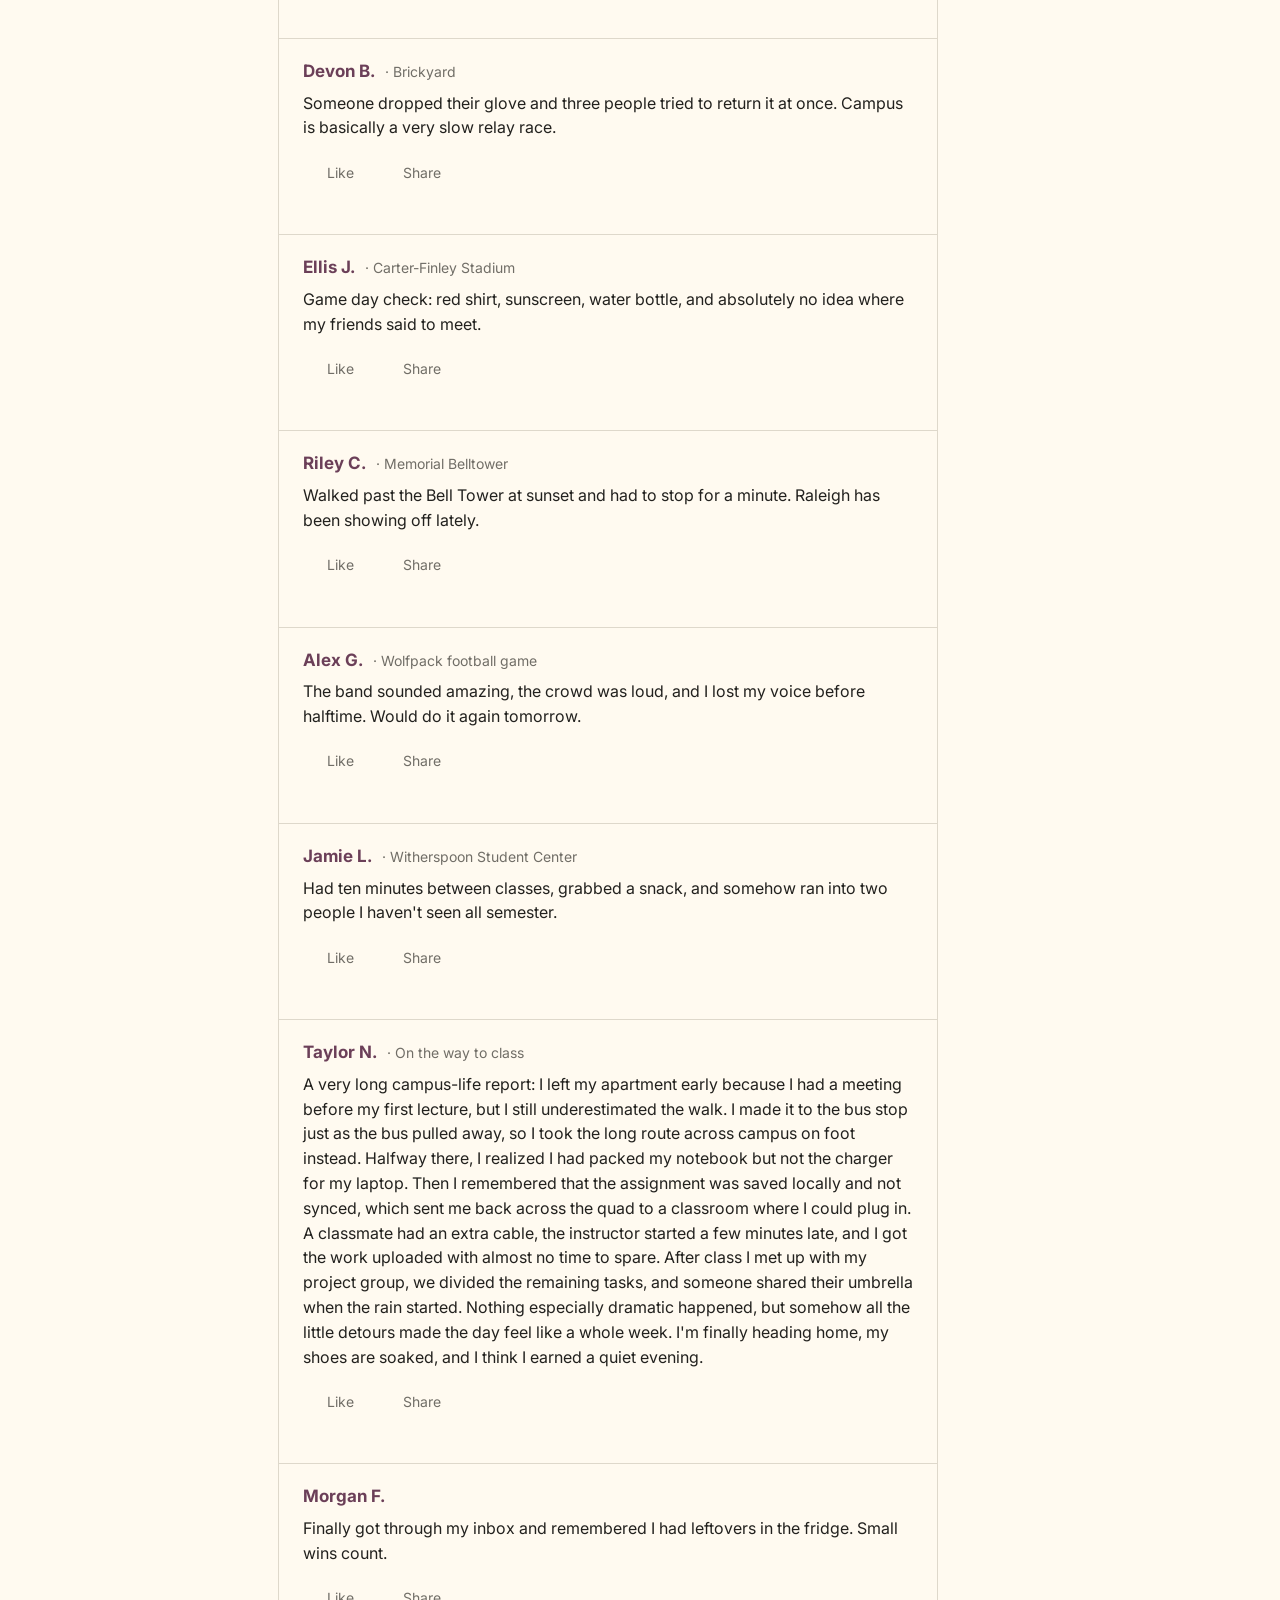
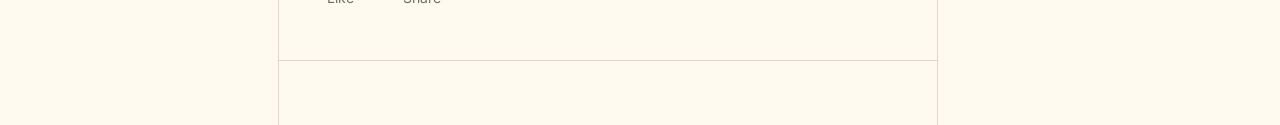
<file: explorations/02-social-feed/a2.html>
<!doctype html>
<html lang="en">
  <head>
    <meta charset="utf-8">
    <meta name="viewport" content="width=device-width, initial-scale=1">
    <meta name="theme-color" content="#fffaf0">
    <title>Social feed — soft contrast | Howl</title>
    <link rel="preconnect" href="https://fonts.googleapis.com">
    <link rel="preconnect" href="https://fonts.gstatic.com" crossorigin>
    <link href="https://fonts.googleapis.com/css2?family=Inter:wght@400;500;600;700&family=Newsreader:opsz,wght@6..72,400;6..72,500;6..72,600;6..72,700&display=swap" rel="stylesheet">
    <link rel="stylesheet" href="shared.css">
    <link rel="stylesheet" href="a2.css">
  </head>
  <body class="variant-a2">
    <div class="app-shell">
      <header class="side-nav">
        <a class="brand" href="index.html">Howl</a>
        <nav class="nav-links" aria-label="Main navigation">
          <a href="#feed" aria-current="page">Feed</a>
          <a href="#places">Places</a>
        </nav>
        <section class="profile" id="profile" aria-label="Your profile">
          <span class="avatar" aria-hidden="true">MR</span>
          <div><span class="profile-name">Maya R.</span><span class="profile-context">NC State student</span></div>
        </section>
      </header>
      <main class="feed-column" id="feed">
        <header class="feed-heading"><h1>Sidewalk Notes</h1><p>Small moments from around campus.</p></header>
        <section data-feed aria-label="Campus posts"></section>
      </main>
      <aside class="place-rail" id="places"><h2>Places in the feed</h2><nav class="place-list" data-places aria-label="Jump to a place"></nav></aside>
    </div>
    <script src="../01-directions/posts.js"></script>
    <script src="social.js"></script>
  </body>
</html>
</file>
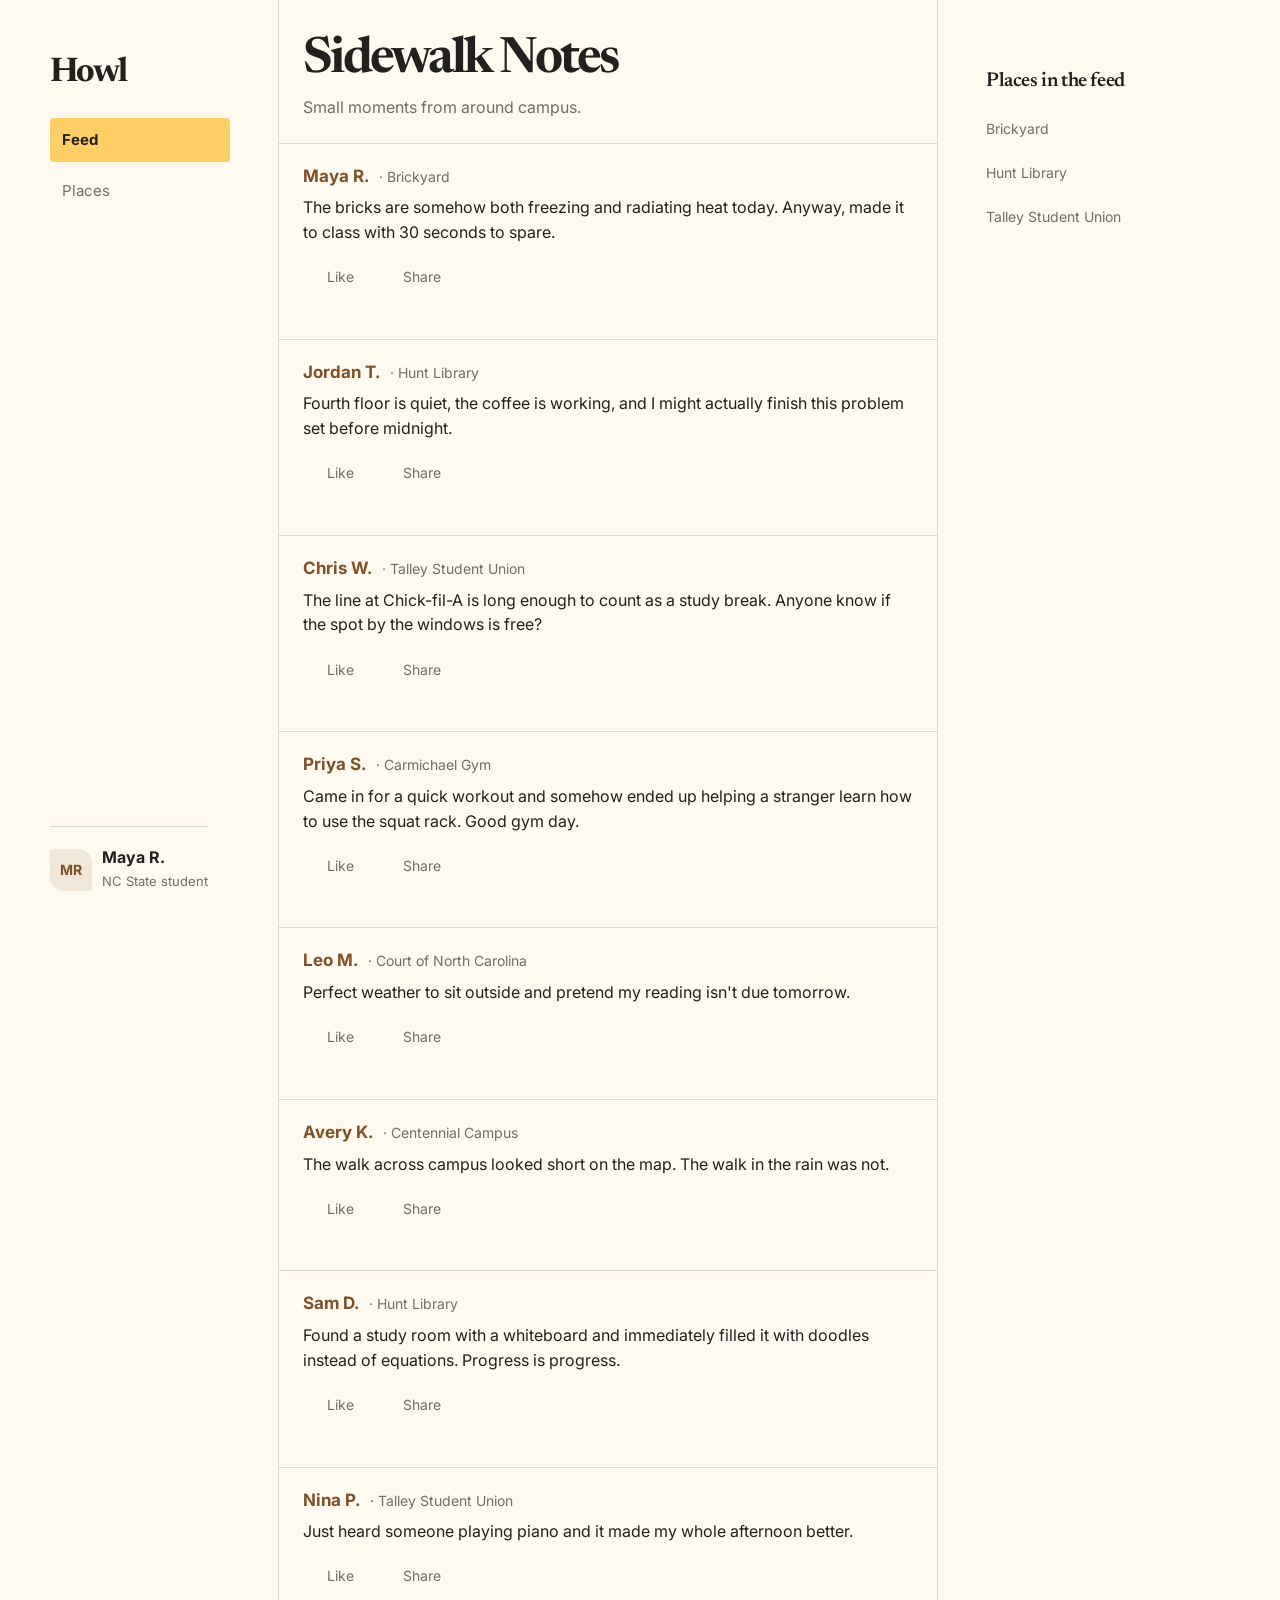
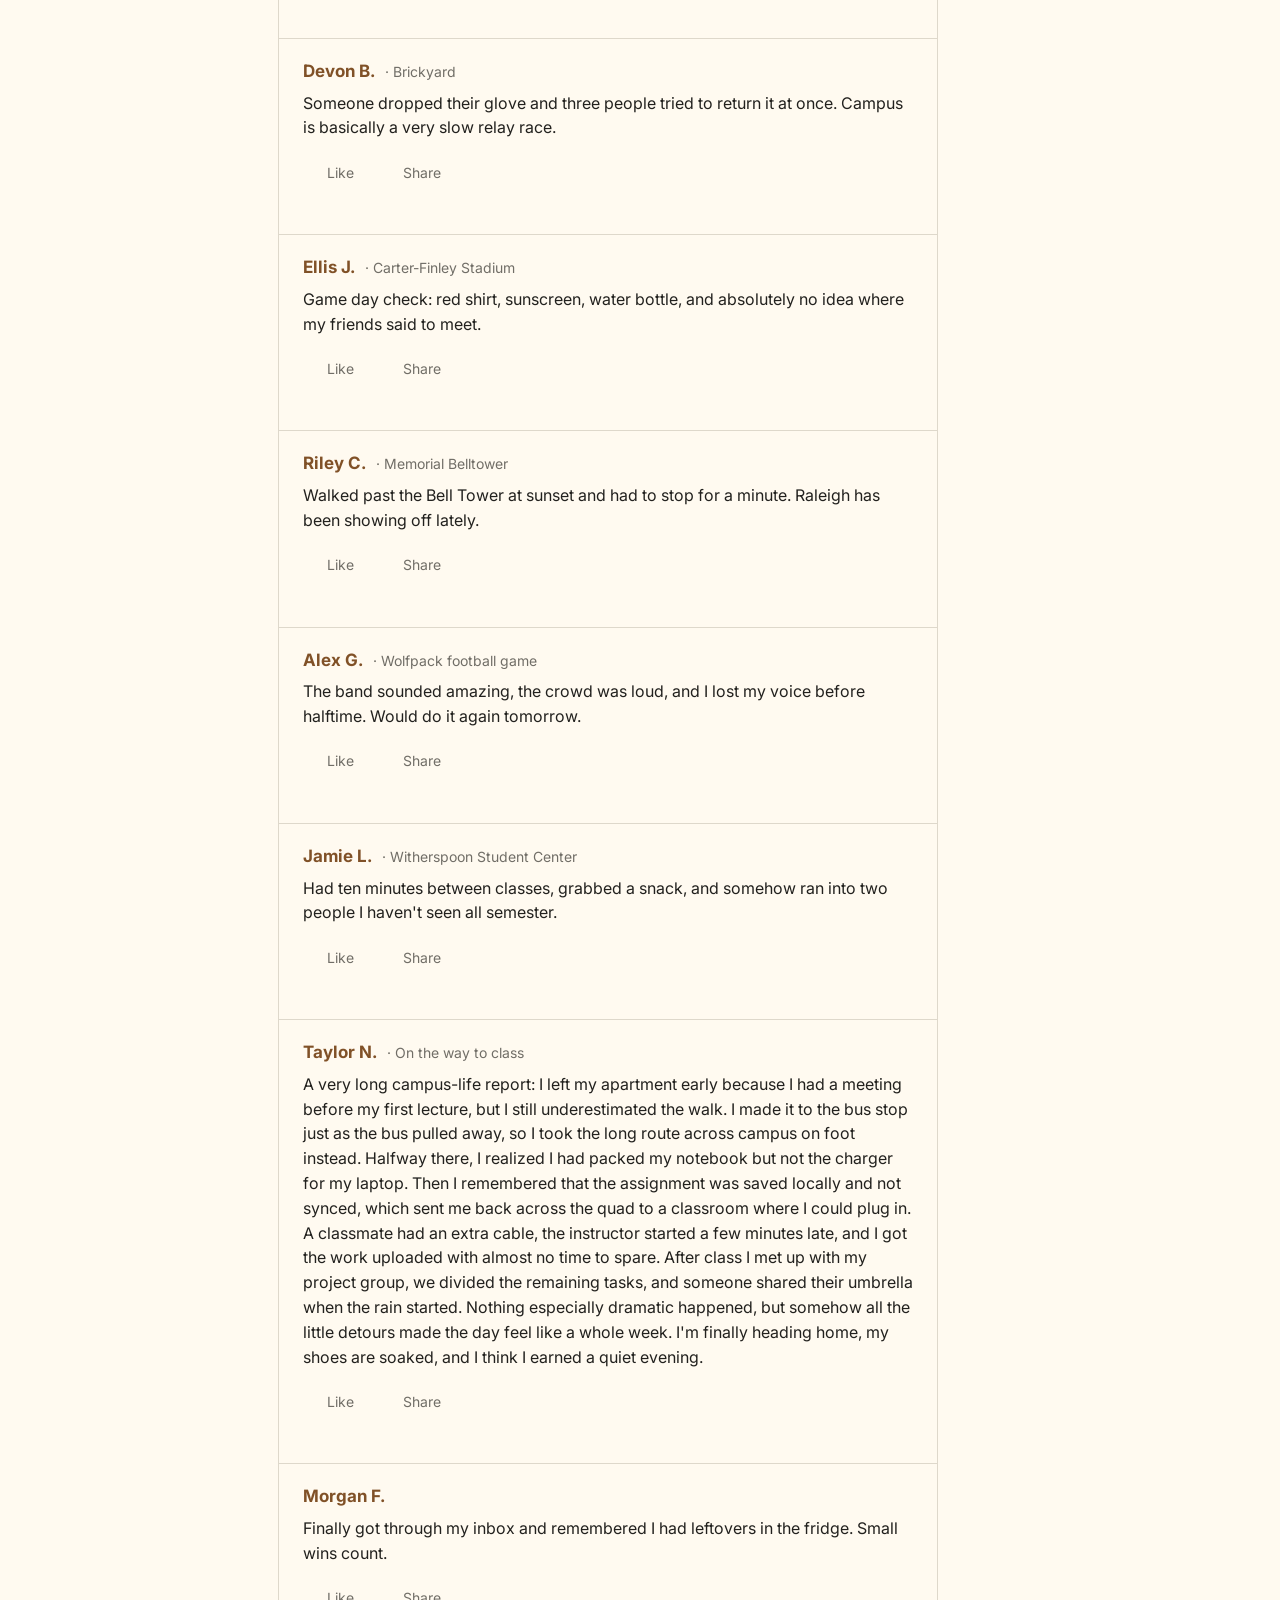
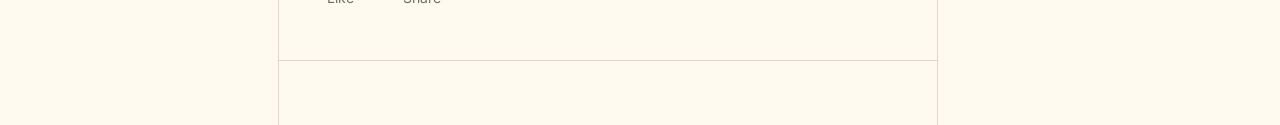
<file: explorations/02-social-feed/a3.html>
<!doctype html>
<html lang="en">
  <head>
    <meta charset="utf-8">
    <meta name="viewport" content="width=device-width, initial-scale=1">
    <meta name="theme-color" content="#fffaf0">
    <title>Social feed — green signal | Howl</title>
    <link rel="preconnect" href="https://fonts.googleapis.com">
    <link rel="preconnect" href="https://fonts.gstatic.com" crossorigin>
    <link href="https://fonts.googleapis.com/css2?family=Inter:wght@400;500;600;700&family=Newsreader:opsz,wght@6..72,400;6..72,500;6..72,600;6..72,700&display=swap" rel="stylesheet">
    <link rel="stylesheet" href="shared.css">
    <link rel="stylesheet" href="a3.css">
  </head>
  <body class="variant-a3">
    <div class="app-shell">
      <header class="side-nav">
        <a class="brand" href="index.html">Howl</a>
        <nav class="nav-links" aria-label="Main navigation">
          <a href="#feed" aria-current="page">Feed</a>
          <a href="#places">Places</a>
        </nav>
        <section class="profile" id="profile" aria-label="Your profile">
          <span class="avatar" aria-hidden="true">MR</span>
          <div><span class="profile-name">Maya R.</span><span class="profile-context">NC State student</span></div>
        </section>
      </header>
      <main class="feed-column" id="feed">
        <header class="feed-heading"><h1>Sidewalk Notes</h1><p>Small moments from around campus.</p></header>
        <section data-feed aria-label="Campus posts"></section>
      </main>
      <aside class="place-rail" id="places"><h2>Places in the feed</h2><nav class="place-list" data-places aria-label="Jump to a place"></nav></aside>
    </div>
    <script src="../01-directions/posts.js"></script>
    <script src="social.js"></script>
  </body>
</html>
</file>
<file: explorations/01-directions/overview.css>
* {
  box-sizing: border-box;
}

body {
  margin: 0;
  background: #f4f1e9;
  color: #22211e;
  font-family: Inter, Arial, sans-serif;
  line-height: 1.5;
}

a {
  color: inherit;
}

a:focus-visible {
  outline: 3px solid #2f83f7;
  outline-offset: 4px;
}

.overview {
  width: min(100% - 40px, 1360px);
  margin: 0 auto;
  padding: 36px 0 72px;
}

.overview-header {
  max-width: 740px;
  margin-bottom: 34px;
}

.overview-header h1 {
  margin: 0;
  font-family: "Newsreader", Georgia, serif;
  font-size: clamp(42px, 6vw, 64px);
  font-weight: 600;
  letter-spacing: -0.055em;
  line-height: 1;
}

.overview-header p {
  margin: 14px 0 0;
  color: #625e56;
  font-size: 17px;
}

.direction {
  margin-top: 24px;
  padding: 24px;
  border: 1px solid #d9d4c9;
  background: #fffdf8;
}

.direction-top {
  display: flex;
  align-items: baseline;
  justify-content: space-between;
  gap: 20px;
  padding-bottom: 16px;
  border-bottom: 1px solid #e4e0d7;
}

.direction-top h2 {
  margin: 0;
  font-size: 24px;
  line-height: 1.2;
}

.direction-top a {
  min-height: 44px;
  display: inline-flex;
  align-items: center;
  color: #23476a;
  font-size: 14px;
  font-weight: 600;
  text-underline-offset: 4px;
}

.direction-plan {
  max-width: 880px;
  margin: 12px 0 18px;
  color: #48463f;
  font-size: 15px;
}

.preview-grid {
  display: grid;
  grid-template-columns: minmax(154px, 0.38fr) minmax(0, 1.62fr);
  align-items: start;
  gap: 20px;
}

.preview h3 {
  margin: 0 0 8px;
  color: #615e57;
  font-size: 13px;
  font-weight: 600;
}

.preview-frame {
  position: relative;
  overflow: hidden;
  background: #e5e2da;
}

.preview-frame iframe {
  position: absolute;
  top: 0;
  left: 0;
  width: 100%;
  height: 100%;
  border: 0;
}

.phone-frame {
  width: 100%;
  aspect-ratio: 390 / 844;
  border-radius: 12px;
}

.laptop-frame {
  width: 100%;
  aspect-ratio: 1280 / 800;
  border-radius: 4px;
}

.overview-footer {
  margin-top: 26px;
  color: #625e56;
  font-size: 14px;
}

@media (max-width: 700px) {
  .overview {
    width: min(100% - 24px, 540px);
    padding-top: 24px;
  }

  .direction {
    padding: 16px;
  }

  .direction-top {
    align-items: flex-start;
  }

  .preview-grid {
    grid-template-columns: minmax(112px, 0.38fr) minmax(0, 1.62fr);
    gap: 12px;
  }
}

@media (max-width: 420px) {
  .direction-top {
    flex-direction: column;
    gap: 4px;
  }

  .preview-grid {
    grid-template-columns: 1fr;
  }

  .phone-frame {
    width: min(100%, 220px);
  }
}
</file>
<file: explorations/02-social-feed/overview.css>
* {
  box-sizing: border-box;
}

body {
  margin: 0;
  background: #f4f1e9;
  color: #22211e;
  font-family: Inter, Arial, sans-serif;
  line-height: 1.5;
}

a {
  color: inherit;
}

a:focus-visible {
  outline: 3px solid #2f83f7;
  outline-offset: 4px;
}

.overview {
  width: min(100% - 40px, 1360px);
  margin: 0 auto;
  padding: 36px 0 72px;
}

.overview-header {
  max-width: 760px;
  margin-bottom: 34px;
}

.back-link {
  display: inline-flex;
  min-height: 44px;
  align-items: center;
  margin-bottom: 12px;
  color: #496d5b;
  font-size: 14px;
  font-weight: 600;
  text-underline-offset: 4px;
}

.overview-header h1 {
  margin: 0;
  font-family: Newsreader, Georgia, serif;
  font-size: clamp(42px, 6vw, 64px);
  font-weight: 600;
  letter-spacing: -0.055em;
  line-height: 1;
}

.overview-header p {
  margin: 14px 0 0;
  color: #625e56;
  font-size: 17px;
}

.version {
  margin-top: 24px;
  padding: 24px;
  border: 1px solid #d9d4c9;
  background: #fffdf8;
}

.version-top {
  display: flex;
  align-items: baseline;
  justify-content: space-between;
  gap: 20px;
  padding-bottom: 16px;
  border-bottom: 1px solid #e4e0d7;
}

.version-top h2 {
  margin: 0;
  font-size: 24px;
  line-height: 1.2;
}

.version-top a {
  min-height: 44px;
  display: inline-flex;
  align-items: center;
  color: #496d5b;
  font-size: 14px;
  font-weight: 600;
  text-underline-offset: 4px;
}

.version-note {
  max-width: 880px;
  margin: 12px 0 18px;
  color: #48463f;
  font-size: 15px;
}

.preview-grid {
  display: grid;
  grid-template-columns: minmax(154px, 0.38fr) minmax(0, 1.62fr);
  align-items: start;
  gap: 20px;
}

.preview h3 {
  margin: 0 0 8px;
  color: #615e57;
  font-size: 13px;
  font-weight: 600;
}

.preview-frame {
  position: relative;
  overflow: hidden;
  background: #e5e2da;
}

.preview-frame iframe {
  position: absolute;
  top: 0;
  left: 0;
  border: 0;
  transform: scale(var(--preview-scale, 1));
  transform-origin: top left;
}

.phone-frame {
  width: 100%;
  aspect-ratio: 390 / 844;
  border-radius: 12px;
}

.phone-frame iframe {
  width: 390px;
  height: 844px;
}

.laptop-frame {
  width: 100%;
  aspect-ratio: 1280 / 800;
  border-radius: 4px;
}

.laptop-frame iframe {
  width: 1280px;
  height: 800px;
}

.overview-footer {
  margin-top: 26px;
  color: #625e56;
  font-size: 14px;
}

@media (max-width: 700px) {
  .overview {
    width: min(100% - 24px, 540px);
    padding-top: 24px;
  }

  .version {
    padding: 16px;
  }

  .version-top {
    align-items: flex-start;
  }

  .preview-grid {
    grid-template-columns: minmax(112px, 0.38fr) minmax(0, 1.62fr);
    gap: 12px;
  }
}

@media (max-width: 420px) {
  .version-top {
    flex-direction: column;
    gap: 4px;
  }

  .preview-grid {
    grid-template-columns: 1fr;
  }

  .phone-frame {
    width: min(100%, 220px);
  }
}
</file>
<file: explorations/01-directions/shared.css>
:root {
  color-scheme: light;
  font-family: var(--body-font);
  font-size: 16px;
  font-synthesis: none;
  text-rendering: optimizeLegibility;
}

* {
  box-sizing: border-box;
}

html {
  scroll-behavior: smooth;
}

body {
  --paper: #fffaf0;
  --ink: #22211e;
  --muted: #716e67;
  --rule: #ded8cb;
  --signal: #ffcf66;
  --headline-font: "Newsreader", Georgia, serif;
  --body-font: "Inter", Arial, sans-serif;
  margin: 0;
  background: var(--paper);
  color: var(--ink);
  font-family: var(--body-font);
  line-height: 1.5;
}

a {
  color: inherit;
}

a:focus-visible {
  outline: 3px solid var(--signal);
  outline-offset: 4px;
}

.app-shell {
  display: grid;
  grid-template-columns: 180px minmax(0, 640px) 200px;
  gap: 48px;
  width: min(100% - 64px, 1180px);
  margin: 0 auto;
  align-items: start;
}

.side-nav {
  position: sticky;
  top: 24px;
  display: flex;
  flex-direction: column;
  gap: 28px;
  padding: 32px 0;
}

.brand {
  width: fit-content;
  color: inherit;
  font-family: var(--headline-font);
  font-size: 34px;
  font-weight: 700;
  letter-spacing: -0.045em;
  line-height: 1;
  text-decoration: none;
}

.nav-links {
  display: grid;
  gap: 7px;
}

.nav-links a {
  min-height: 44px;
  display: flex;
  align-items: center;
  padding: 8px 12px;
  border-radius: 4px;
  color: var(--muted);
  font-size: 15px;
  text-decoration: none;
}

.nav-links a[aria-current="page"] {
  color: var(--ink);
  font-weight: 700;
}

.feed-column {
  min-width: 0;
  min-height: 100vh;
  padding: 34px 0 64px;
  border-inline: 1px solid var(--rule);
}

.feed-heading {
  padding: 0 24px 24px;
  border-bottom: 1px solid var(--rule);
}

.feed-heading h1 {
  margin: 0;
  font-family: var(--headline-font);
  font-size: 48px;
  font-weight: 650;
  letter-spacing: -0.055em;
  line-height: 1.05;
}

.feed-heading p {
  margin: 8px 0 0;
  color: var(--muted);
  font-size: 16px;
}

.post {
  padding: 20px 24px 22px;
  border-bottom: 1px solid var(--rule);
  scroll-margin-top: 20px;
}

.post-byline {
  display: flex;
  flex-wrap: wrap;
  align-items: baseline;
  gap: 6px 10px;
  font-size: 14px;
  line-height: 1.4;
}

.post-author {
  font-weight: 700;
}

.post-location {
  color: var(--muted);
  text-decoration-color: transparent;
  text-underline-offset: 3px;
}

.post-location::before {
  content: "· ";
}

.post-location:hover {
  text-decoration-color: currentColor;
}

.post-text {
  max-width: 60ch;
  margin: 8px 0 0;
  font-size: 16px;
  line-height: 1.55;
}

.place-rail {
  position: sticky;
  top: 24px;
  display: grid;
  gap: 12px;
  padding-top: 42px;
}

.place-rail h2 {
  margin: 0;
  font-family: var(--headline-font);
  font-size: 20px;
  font-weight: 600;
  letter-spacing: -0.02em;
}

.place-list {
  display: grid;
  gap: 4px;
}

.place-list a {
  width: fit-content;
  min-height: 40px;
  display: flex;
  align-items: center;
  color: var(--muted);
  font-size: 14px;
  text-decoration-color: transparent;
  text-underline-offset: 3px;
}

.place-list a:hover {
  color: var(--ink);
  text-decoration-color: currentColor;
}

.preview-label {
  margin: 20px 0 8px;
  color: var(--muted);
  font-size: 12px;
  font-weight: 650;
  letter-spacing: 0.04em;
}

@media (min-width: 900px) {
  .side-nav {
    min-height: 100vh;
  }
}

@media (max-width: 899px) {
  .app-shell {
    grid-template-columns: minmax(0, 1fr);
    gap: 0;
    width: min(100%, 680px);
    padding: 0 16px;
  }

  .side-nav {
    z-index: 1;
    position: sticky;
    top: 0;
    flex-direction: row;
    align-items: center;
    justify-content: space-between;
    gap: 12px;
    min-height: 64px;
    padding: 10px 0;
    background: var(--paper);
    border-bottom: 1px solid var(--rule);
  }

  .brand {
    font-size: 30px;
  }

  .nav-links {
    display: flex;
    gap: 4px;
  }

  .nav-links a {
    min-height: 44px;
    padding: 8px 10px;
  }

  .feed-column {
    min-height: auto;
    padding: 22px 0 40px;
    border-inline: 0;
  }

  .feed-heading {
    padding: 8px 4px 20px;
  }

  .feed-heading h1 {
    font-size: 40px;
  }

  .post {
    padding: 18px 4px 20px;
  }

  .place-rail {
    position: static;
    padding: 18px 4px 36px;
    border-top: 1px solid var(--rule);
  }

  .place-list {
    display: flex;
    flex-wrap: wrap;
    gap: 4px 16px;
  }
}

@media (max-width: 380px) {
  .app-shell {
    padding-inline: 12px;
  }

  .nav-links a {
    padding-inline: 7px;
    font-size: 14px;
  }
}
</file>
<file: explorations/01-directions/a.css>
body.theme-a {
  --paper: #fffaf0;
  --ink: #22211e;
  --muted: #716e67;
  --rule: #ded8cb;
  --signal: #ffcf66;
  --headline-font: "Newsreader", Georgia, serif;
  --body-font: "Inter", Arial, sans-serif;
}

.theme-a .nav-links a[aria-current="page"] {
  background: var(--signal);
}

.theme-a .feed-heading h1 {
  font-size: 54px;
}

.theme-a .post {
  padding-block: 22px 24px;
}

.theme-a .post-text {
  font-size: 17px;
  line-height: 1.58;
}

.theme-a .post-location {
  text-decoration-style: dotted;
}

@media (max-width: 899px) {
  .theme-a .feed-heading h1 {
    font-size: 46px;
  }
}
</file>
<file: explorations/01-directions/b.css>
body.theme-b {
  color-scheme: dark;
  --paper: #000000;
  --ink: #f4f4f4;
  --muted: #a3a3a3;
  --rule: #292929;
  --signal: #ffcf66;
  --headline-font: "IBM Plex Sans", Arial, sans-serif;
  --body-font: "IBM Plex Sans", Arial, sans-serif;
}

.theme-b .brand {
  font-size: 32px;
  letter-spacing: -0.055em;
}

.theme-b .nav-links a {
  border-radius: 999px;
}

.theme-b .nav-links a[aria-current="page"] {
  background: #222222;
}

.theme-b .feed-heading h1 {
  font-size: 36px;
  font-weight: 700;
  letter-spacing: -0.045em;
}

.theme-b .feed-heading p,
.theme-b .post-byline {
  font-size: 14px;
}

.theme-b .post {
  padding-block: 16px 18px;
}

.theme-b .post-text {
  margin-top: 5px;
  line-height: 1.48;
}

.theme-b .post-location {
  color: #a3a3a3;
}

.theme-b .place-rail h2 {
  font-family: var(--body-font);
  font-size: 17px;
  font-weight: 600;
}

.theme-b .place-list a {
  color: #b8b8b8;
}

@media (max-width: 899px) {
  .theme-b .feed-heading h1 {
    font-size: 34px;
  }
}
</file>
<file: explorations/01-directions/c.css>
body.theme-c {
  --paper: #102235;
  --ink: #f7f6f1;
  --muted: #b7c3d0;
  --rule: #304558;
  --signal: #ffcf66;
  --headline-font: "Space Grotesk", Arial, sans-serif;
  --body-font: "Inter", Arial, sans-serif;
  background: var(--paper);
}

.theme-c .app-shell {
  grid-template-columns: 180px minmax(0, 660px) 200px;
  gap: 40px;
}

.theme-c .side-nav {
  color: #f7f6f1;
}

.theme-c .nav-links a[aria-current="page"] {
  color: #ffffff;
  background: #24415c;
}

.theme-c .nav-links a:hover,
.theme-c .place-list a:hover {
  color: #ffffff;
}

.theme-c .feed-column {
  overflow: hidden;
  margin-top: 18px;
  min-height: calc(100vh - 18px);
  border: 0;
  border-radius: 12px 12px 0 0;
  background: #fffdf8;
  color: #222a33;
}

.theme-c .feed-heading {
  padding-top: 24px;
  border-color: #e7e5df;
}

.theme-c .feed-heading p,
.theme-c .post-location {
  color: #5d6874;
}

.theme-c .post {
  border-color: #e7e5df;
}

.theme-c .post-location {
  text-decoration-color: transparent;
}

.theme-c .post-location:hover {
  color: #2f83f7;
  text-decoration-color: currentColor;
}

.theme-c .place-rail h2 {
  color: #ffffff;
}

.theme-c .place-list a {
  color: #c4cfda;
}

.theme-c a:focus-visible {
  outline-color: #2f83f7;
}

@media (max-width: 899px) {
  .theme-c .app-shell {
    grid-template-columns: minmax(0, 1fr);
    gap: 0;
  }

  .theme-c .feed-column {
    margin-top: 0;
    min-height: auto;
    border-radius: 10px;
  }

  .theme-c .side-nav {
    background: #102235;
  }

  .theme-c .nav-links a[aria-current="page"] {
    background: #24415c;
  }
}
</file>
<file: explorations/02-social-feed/shared.css>
:root {
  color-scheme: light;
  font-family: Inter, Arial, sans-serif;
  font-size: 16px;
  font-synthesis: none;
  text-rendering: optimizeLegibility;
}

* {
  box-sizing: border-box;
}

body {
  --paper: #fffaf0;
  --ink: #22211e;
  --muted: #716e67;
  --rule: #ded8cb;
  --signal: #ffcf66;
  --headline-font: "Newsreader", Georgia, serif;
  --body-font: Inter, Arial, sans-serif;
  --accent-one: #a33e32;
  --accent-two: #496d5b;
  --accent-soft: #f0e2d6;
  --accent-two-soft: #e2ebe3;
  margin: 0;
  background: var(--paper);
  color: var(--ink);
  font-family: var(--body-font);
  line-height: 1.5;
}

a {
  color: inherit;
}

a:focus-visible,
button:focus-visible {
  outline: 3px solid var(--signal);
  outline-offset: 3px;
}

.app-shell {
  display: grid;
  grid-template-columns: 180px minmax(0, 660px) 200px;
  gap: 48px;
  width: min(100% - 64px, 1180px);
  margin: 0 auto;
  align-items: start;
}

.side-nav {
  position: sticky;
  top: 24px;
  display: flex;
  flex-direction: column;
  align-items: flex-start;
  gap: 28px;
  min-height: 100vh;
  padding: 32px 0;
}

.brand {
  color: inherit;
  font-family: var(--headline-font);
  font-size: 34px;
  font-weight: 700;
  letter-spacing: -0.045em;
  line-height: 1;
  text-decoration: none;
}

.nav-links {
  display: grid;
  gap: 7px;
  width: 100%;
}

.nav-links a {
  min-height: 44px;
  display: flex;
  align-items: center;
  padding: 8px 12px;
  border-radius: 4px;
  color: var(--muted);
  font-size: 15px;
  text-decoration: none;
}

.nav-links a[aria-current="page"] {
  color: var(--ink);
  font-weight: 700;
  background: var(--signal);
}

.profile {
  display: grid;
  grid-template-columns: 42px minmax(0, 1fr);
  align-items: center;
  gap: 10px;
  margin-top: auto;
  padding-top: 20px;
  border-top: 1px solid var(--rule);
}

.avatar {
  width: 42px;
  height: 42px;
  display: grid;
  place-items: center;
  border-radius: 50%;
  background: var(--accent-soft);
  color: var(--accent-one);
  font-size: 14px;
  font-weight: 700;
}

.profile-name {
  display: block;
  font-size: 16px;
  font-weight: 700;
  line-height: 1.3;
}

.profile-context {
  color: var(--muted);
  font-size: 13px;
}

.feed-column {
  min-width: 0;
  min-height: 100vh;
  padding: 34px 0 64px;
  border-inline: 1px solid var(--rule);
}

.feed-heading {
  padding: 0 24px 24px;
  border-bottom: 1px solid var(--rule);
}

.feed-heading h1 {
  margin: 0;
  font-family: var(--headline-font);
  font-size: 50px;
  font-weight: 650;
  letter-spacing: -0.055em;
  line-height: 1.05;
}

.feed-heading p {
  margin: 8px 0 0;
  color: var(--muted);
  font-size: 16px;
}

.post {
  padding: 20px 24px 18px;
  border-bottom: 1px solid var(--rule);
  scroll-margin-top: 20px;
}

.post-byline {
  display: flex;
  flex-wrap: wrap;
  align-items: baseline;
  gap: 5px 10px;
  font-size: 14px;
  line-height: 1.45;
}

.post-author {
  color: var(--accent-one);
  font-size: 17px;
  font-weight: 700;
}

.post-location {
  color: var(--muted);
  text-decoration-color: transparent;
  text-underline-offset: 3px;
}

.post-location::before {
  content: "· ";
}

.post-location:hover {
  color: var(--accent-two);
  text-decoration-color: currentColor;
}

.post-text {
  max-width: 62ch;
  margin: 7px 0 0;
  font-size: 16px;
  line-height: 1.55;
}

.post-actions {
  display: flex;
  flex-wrap: wrap;
  gap: 8px;
  margin-top: 10px;
}

.post-action {
  min-width: 74px;
  min-height: 44px;
  display: inline-flex;
  align-items: center;
  justify-content: center;
  gap: 6px;
  padding: 8px 12px;
  border: 1px solid transparent;
  border-radius: 4px;
  background: transparent;
  color: var(--muted);
  font: inherit;
  font-size: 14px;
  cursor: pointer;
}

.post-action:hover {
  border-color: var(--rule);
  color: var(--ink);
}

.post-action[aria-pressed="true"] {
  background: var(--accent-two-soft);
  color: var(--accent-two);
  font-weight: 700;
}

.post-action:active {
  background: var(--accent-soft);
}

.post-feedback {
  min-height: 20px;
  margin: 2px 0 0;
  color: var(--accent-two);
  font-size: 13px;
}

@media (min-width: 900px) and (max-width: 1120px) {
  .app-shell {
    grid-template-columns: 160px minmax(0, 1fr);
    gap: 32px;
    width: min(100% - 48px, 860px);
  }

  .place-rail {
    display: none;
  }
}

.place-rail {
  position: sticky;
  top: 24px;
  display: grid;
  gap: 12px;
  padding-top: 42px;
}

.place-rail h2 {
  margin: 0;
  font-family: var(--headline-font);
  font-size: 20px;
  font-weight: 600;
  letter-spacing: -0.02em;
}

.place-list {
  display: grid;
  gap: 4px;
}

.place-list a {
  width: fit-content;
  min-height: 40px;
  display: flex;
  align-items: center;
  color: var(--muted);
  font-size: 14px;
  text-decoration-color: transparent;
  text-underline-offset: 3px;
}

.place-list a:hover {
  color: var(--accent-two);
  text-decoration-color: currentColor;
}

@media (max-width: 899px) {
  .app-shell {
    grid-template-columns: minmax(0, 1fr);
    gap: 0;
    width: min(100%, 680px);
    padding: 0 16px;
  }

  .side-nav {
    z-index: 1;
    position: sticky;
    top: 0;
    display: grid;
    grid-template-columns: minmax(0, 1fr) auto;
    grid-template-areas:
      "brand profile"
      "nav nav";
    align-items: center;
    gap: 10px 12px;
    min-height: 68px;
    padding: 10px 0;
    background: var(--paper);
    border-bottom: 1px solid var(--rule);
  }

  .brand {
    grid-area: brand;
    font-size: 30px;
  }

  .nav-links {
    grid-area: nav;
    display: flex;
    gap: 4px;
  }

  .nav-links a {
    min-height: 44px;
    padding: 8px 10px;
  }

  .profile {
    grid-area: profile;
    grid-template-columns: 36px auto;
    gap: 8px;
    margin: 0;
    padding: 0;
    border: 0;
  }

  .avatar {
    width: 36px;
    height: 36px;
  }

  .profile-name {
    font-size: 15px;
  }

  .profile-context {
    font-size: 12px;
  }

  .feed-column {
    min-height: auto;
    padding: 22px 0 40px;
    border-inline: 0;
  }

  .feed-heading {
    padding: 8px 4px 20px;
  }

  .feed-heading h1 {
    font-size: 42px;
  }

  .post {
    padding: 18px 4px 18px;
  }

  .place-rail {
    position: static;
    padding: 18px 4px 36px;
    border-top: 1px solid var(--rule);
  }

  .place-list {
    display: flex;
    flex-wrap: wrap;
    gap: 4px 16px;
  }
}

@media (max-width: 420px) {
  .app-shell {
    padding-inline: 12px;
  }

  .profile {
    grid-template-columns: 34px auto;
  }

  .avatar {
    width: 34px;
    height: 34px;
  }

  .nav-links a {
    padding-inline: 8px;
    font-size: 14px;
  }
}

@media (prefers-reduced-motion: reduce) {
  *,
  *::before,
  *::after {
    scroll-behavior: auto !important;
    animation-duration: 0.01ms !important;
    transition-duration: 0.01ms !important;
  }
}
</file>
<file: explorations/02-social-feed/a1.css>
body.variant-a1 {
  --paper: #fffaf0;
  --ink: #22211e;
  --muted: #716e67;
  --rule: #ded8cb;
  --signal: #ffcf66;
  --accent-one: #a33e32;
  --accent-two: #496d5b;
  --accent-soft: #f0e2d6;
  --accent-two-soft: #e2ebe3;
}
</file>
<file: explorations/02-social-feed/a2.css>
body.variant-a2 {
  --paper: #fffaf0;
  --ink: #22211e;
  --muted: #716e67;
  --rule: #ded8cb;
  --signal: #ffcf66;
  --accent-one: #6b3f58;
  --accent-two: #4e6d91;
  --accent-soft: #efe3e9;
  --accent-two-soft: #e1eaf2;
}

.variant-a2 .profile .avatar {
  border-radius: 12px 12px 12px 3px;
}

.variant-a2 .post-action[aria-pressed="true"] {
  border-radius: 999px;
}
</file>
<file: explorations/02-social-feed/a3.css>
body.variant-a3 {
  --paper: #fffaf0;
  --ink: #22211e;
  --muted: #716e67;
  --rule: #ded8cb;
  --signal: #ffcf66;
  --accent-one: #805127;
  --accent-two: #2f6d69;
  --accent-soft: #f1e7d8;
  --accent-two-soft: #e0eeeb;
}

.variant-a3 .profile .avatar {
  border-radius: 3px 14px 3px 14px;
}
</file>
